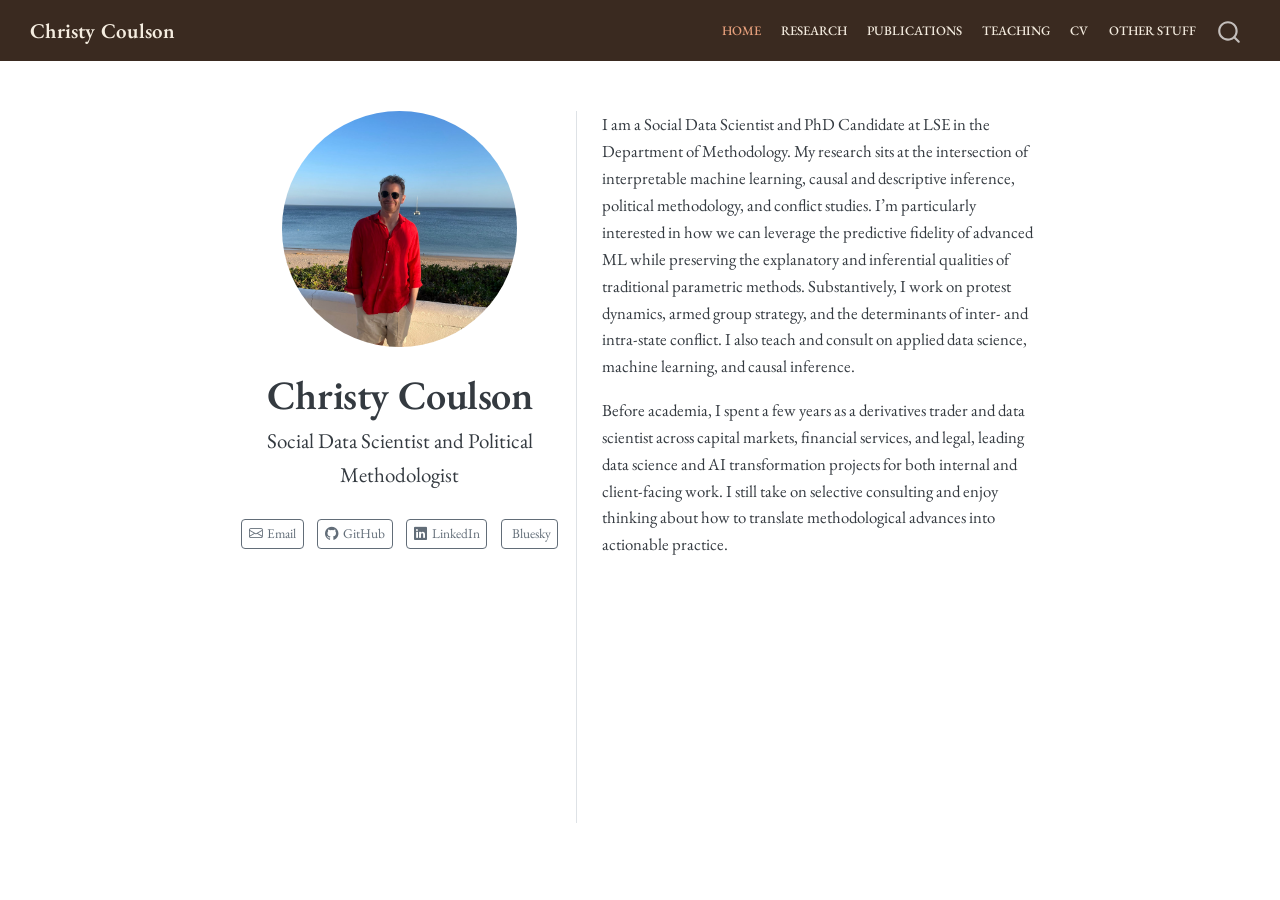
<file: index.html>
<!DOCTYPE html>
<html xmlns="http://www.w3.org/1999/xhtml" lang="en" xml:lang="en"><head>

<meta charset="utf-8">
<meta name="generator" content="quarto-1.11.9">

<meta name="viewport" content="width=device-width, initial-scale=1.0, user-scalable=yes">


<title>Christy Coulson</title>
<style>
/* Default styles provided by pandoc.
** See https://pandoc.org/MANUAL.html#variables-for-html for config info.
*/
span.smallcaps{font-variant: small-caps;}
div.columns{display: flex; gap: 1.5em;}
div.column{flex: auto;}
@media screen {
div.columns{gap: min(4vw, 1.5em);}
div.column{overflow-x: auto;}
}
div.hanging-indent{margin-left: 1.5em; text-indent: -1.5em;}
ul.task-list{list-style: none;}
ul.task-list li input[type="checkbox"] {
  width: 0.8em;
  margin: 0 0.8em 0.2em -1em; /* quarto-specific, see https://github.com/quarto-dev/quarto-cli/issues/4556 */ 
  vertical-align: middle;
}
</style>


<script src="site_libs/quarto-nav/quarto-nav.js"></script>
<script src="site_libs/quarto-nav/headroom.min.js"></script>
<script src="site_libs/clipboard/clipboard.min.js"></script>
<script src="site_libs/quarto-search/autocomplete.umd.js"></script>
<script src="site_libs/quarto-search/fuse.min.js"></script>
<script src="site_libs/quarto-search/quarto-search.js"></script>
<meta name="quarto:offset" content="./">
<link href="./favicon.ico" rel="icon">
<script src="site_libs/quarto-html/quarto.js" type="module"></script>
<script src="site_libs/quarto-html/tabsets/tabsets.js" type="module"></script>
<script src="site_libs/quarto-html/scrollable-regions/scrollable-regions.js" type="module"></script>
<script src="site_libs/quarto-html/popper.min.js"></script>
<script src="site_libs/quarto-html/tippy.umd.min.js"></script>
<link href="site_libs/quarto-html/tippy.css" rel="stylesheet">
<link href="site_libs/quarto-html/quarto-syntax-highlighting-63b5708e65d6cd79cd7618c58d0c21e7.css" rel="stylesheet" id="quarto-text-highlighting-styles">
<script src="site_libs/bootstrap/bootstrap.min.js"></script>
<link href="site_libs/bootstrap/bootstrap-icons.css" rel="stylesheet">
<link href="site_libs/bootstrap/bootstrap-18eb480a4c0662e202db643b057d1330.min.css" rel="stylesheet" append-hash="true" id="quarto-bootstrap" data-mode="light">
<script src="site_libs/quarto-contrib/iconify-3.0.0/iconify-icon.min.js"></script>
<script id="quarto-search-options" type="application/json">{
  "location": "navbar",
  "copy-button": false,
  "collapse-after": 3,
  "panel-placement": "end",
  "type": "overlay",
  "limit": 50,
  "keyboard-shortcut": [
    "f",
    "/",
    "s"
  ],
  "show-item-context": false,
  "language": {
    "search-no-results-text": "No results",
    "search-matching-documents-text": "matching documents",
    "search-copy-link-title": "Copy link to search",
    "search-hide-matches-text": "Hide additional matches",
    "search-more-match-text": "more match in this document",
    "search-more-matches-text": "more matches in this document",
    "search-clear-button-title": "Clear",
    "search-text-placeholder": "",
    "search-detached-cancel-button-title": "Cancel",
    "search-submit-button-title": "Submit",
    "search-label": "Search"
  }
}</script>


<link rel="stylesheet" href="styles.css">
<meta property="og:title" content="Christy Coulson">
<meta property="og:description" content="Social Data Scientist and Political Methodologist">
<meta property="og:image" content="https://christycoulson.github.io/simbelmyne.jpg">
<meta property="og:site_name" content="Christy Coulson">
<meta property="og:image:height" content="796">
<meta property="og:image:width" content="1910">
<meta name="twitter:title" content="Christy Coulson">
<meta name="twitter:description" content="Social Data Scientist and Political Methodologist">
<meta name="twitter:image" content="https://christycoulson.github.io/simbelmyne.jpg">
<meta name="twitter:card" content="summary_large_image">
</head>

<body class="nav-fixed fullcontent quarto-light"><a id="quarto-skip-link" class="visually-hidden-focusable" href="#quarto-document-content">Skip to main content</a>

<div id="quarto-search-results"></div>
  <header id="quarto-header" class="headroom fixed-top">
    <nav class="navbar navbar-expand-lg " data-bs-theme="dark" aria-label="Site">
      <div class="navbar-container container-fluid">
      <div class="navbar-brand-container mx-auto">
    <a class="navbar-brand" href="./index.html">
    <span class="navbar-title">Christy Coulson</span>
    </a>
  </div>
          <button class="navbar-toggler" type="button" data-bs-toggle="collapse" data-bs-target="#navbarCollapse" aria-controls="navbarCollapse" aria-expanded="false" aria-label="Toggle navigation" onclick="if (window.quartoToggleHeadroom) { window.quartoToggleHeadroom(); }">
  <span class="navbar-toggler-icon"></span>
</button>
          <div class="collapse navbar-collapse" id="navbarCollapse">
            <ul class="navbar-nav navbar-nav-scroll ms-auto">
  <li class="nav-item">
    <a class="nav-link active" href="./index.html" aria-current="page"> 
<span class="menu-text">Home</span></a>
  </li>  
  <li class="nav-item">
    <a class="nav-link" href="./research.html"> 
<span class="menu-text">Research</span></a>
  </li>  
  <li class="nav-item">
    <a class="nav-link" href="./publications.html"> 
<span class="menu-text">Publications</span></a>
  </li>  
  <li class="nav-item">
    <a class="nav-link" href="./teaching.html"> 
<span class="menu-text">Teaching</span></a>
  </li>  
  <li class="nav-item">
    <a class="nav-link" href="./cv.html"> 
<span class="menu-text">CV</span></a>
  </li>  
  <li class="nav-item">
    <a class="nav-link" href="./other.html"> 
<span class="menu-text">Other stuff</span></a>
  </li>  
</ul>
          </div> <!-- /navcollapse -->
            <div class="quarto-navbar-tools">
</div>
            <div id="quarto-search" class="" title="Search"></div>
      </div> <!-- /container-fluid -->
    </nav>
</header>
<!-- content -->
<div id="quarto-content" class="quarto-container page-columns page-rows-contents page-layout-article page-navbar">
<!-- sidebar -->
<!-- margin-sidebar -->
    
<!-- main -->
<div class="quarto-about-trestles">
  <div class="about-entity">
    <img src="headshot.JPG" class="about-image
  round " style="height: 14em; width: 14em;">
<header id="title-block-header" class="quarto-title-block default">
<div class="quarto-title">
<h1 class="title">Christy Coulson</h1>
<p class="subtitle lead">Social Data Scientist and Political Methodologist</p>
</div>
<div class="quarto-title-meta">
  </div>
</header>
    <div class="about-links">
  <a href="mailto:c.j.coulson@lse.ac.uk" class="about-link" rel="" target="">
    <i class="bi bi-envelope"></i>
     <span class="about-link-text">Email</span>
  </a>
  <a href="https://github.com/christycoulson" class="about-link" rel="" target="">
    <i class="bi bi-github"></i>
     <span class="about-link-text">GitHub</span>
  </a>
  <a href="https://www.linkedin.com/in/christy-coulson/" class="about-link" rel="" target="">
    <i class="bi bi-linkedin"></i>
     <span class="about-link-text">LinkedIn</span>
  </a>
  <a href="https://bsky.app/profile/christycouls.bsky.social" class="about-link" rel="" target="">
     <span class="about-link-text"><iconify-icon role="img" inline="" icon="simple-icons:bluesky" aria-label="Icon bluesky from simple-icons Iconify.design set." title="Icon bluesky from simple-icons Iconify.design set."></iconify-icon> Bluesky</span>
  </a>
</div>
  </div>
  <div class="about-contents"><main class="content" id="quarto-document-content" tabindex="-1">
<p>I am a Social Data Scientist and PhD Candidate at LSE in the Department of Methodology. My research sits at the intersection of interpretable machine learning, causal and descriptive inference, political methodology, and conflict studies. I’m particularly interested in how we can leverage the predictive fidelity of advanced ML while preserving the explanatory and inferential qualities of traditional parametric methods. Substantively, I work on protest dynamics, armed group strategy, and the determinants of inter- and intra-state conflict. I also teach and consult on applied data science, machine learning, and causal inference.</p>
<p>Before academia, I spent a few years as a derivatives trader and data scientist across capital markets, financial services, and legal, leading data science and AI transformation projects for both internal and client-facing work. I still take on selective consulting and enjoy thinking about how to translate methodological advances into actionable practice.</p>


</main></div>
</div>
 <!-- /main -->
<script id="quarto-html-after-body" type="application/javascript">
  window.document.addEventListener("DOMContentLoaded", function (event) {
    const isCodeAnnotation = (el) => {
      for (const clz of el.classList) {
        if (clz.startsWith('code-annotation-')) {                     
          return true;
        }
      }
      return false;
    }
    const onCopySuccess = function(e) {
      // button target
      const button = e.trigger;
      // don't keep focus
      button.blur();
      // flash "checked"
      button.classList.add('code-copy-button-checked');
      var currentTitle = button.getAttribute("title");
      button.setAttribute("title", "Copied!");
      let tooltip;
      if (window.bootstrap) {
        button.setAttribute("data-bs-toggle", "tooltip");
        button.setAttribute("data-bs-placement", "left");
        button.setAttribute("data-bs-title", "Copied!");
        tooltip = new bootstrap.Tooltip(button, 
          { trigger: "manual", 
            customClass: "code-copy-button-tooltip",
            offset: [0, -8]});
        tooltip.show();    
      }
      setTimeout(function() {
        if (tooltip) {
          tooltip.hide();
          button.removeAttribute("data-bs-title");
          button.removeAttribute("data-bs-toggle");
          button.removeAttribute("data-bs-placement");
        }
        button.setAttribute("title", currentTitle);
        button.classList.remove('code-copy-button-checked');
      }, 1000);
      // clear code selection
      e.clearSelection();
    }
    const getTextToCopy = function(trigger) {
      const outerScaffold = trigger.parentElement.cloneNode(true);
      const codeEl = outerScaffold.querySelector('code');
      for (const childEl of codeEl.children) {
        if (isCodeAnnotation(childEl)) {
          childEl.remove();
        }
      }
      return codeEl.innerText;
    }
    const clipboard = new window.ClipboardJS('.code-copy-button:not([data-in-quarto-modal])', {
      text: getTextToCopy
    });
    clipboard.on('success', onCopySuccess);
    if (window.document.getElementById('quarto-embedded-source-code-modal')) {
      const clipboardModal = new window.ClipboardJS('.code-copy-button[data-in-quarto-modal]', {
        text: getTextToCopy,
        container: window.document.getElementById('quarto-embedded-source-code-modal')
      });
      clipboardModal.on('success', onCopySuccess);
    }
      var localhostRegex = new RegExp(/^(?:http|https):\/\/localhost\:?[0-9]*\//);
      var mailtoRegex = new RegExp(/^mailto:/);
        var filterRegex = new RegExp("https:\/\/christycoulson\.github\.io");
      var isInternal = (href) => {
          return filterRegex.test(href) || localhostRegex.test(href) || mailtoRegex.test(href);
      }
      // Inspect non-navigation links and adorn them if external
      window.quartoDecorateExternalLinks = function (root) {
     var links = (root || window.document).querySelectorAll('a[href]:not(.nav-link):not(.navbar-brand):not(.toc-action):not(.sidebar-link):not(.sidebar-item-toggle):not(.pagination-link):not(.no-external):not([aria-hidden]):not(.dropdown-item):not(.quarto-navigation-tool):not(.about-link)');
      for (var i=0; i<links.length; i++) {
        const link = links[i];
        if (!isInternal(link.href)) {
          // undo the damage that might have been done by quarto-nav.js in the case of
          // links that we want to consider external
          if (link.dataset.originalHref !== undefined) {
            link.href = link.dataset.originalHref;
          }
          if (!link.classList.contains('no-external-icon')) {
          }
        }
      }
      };
      window.quartoDecorateExternalLinks(window.document);
    // Esc closes the popup (WCAG 1.4.13) and focus leaving both trigger and
    // popup closes it (WCAG 2.4.11); tippy handles neither for interactive popups.
    const hideOnEscAndFocusOut = {
      name: 'hideOnEscAndFocusOut',
      defaultValue: true,
      fn(instance) {
        const dismiss = () => {
          // A show scheduled by the trigger delay would otherwise reopen it
          instance.clearDelayTimeouts();
          instance.hide();
        };
        const onKeyDown = (event) => {
          if (event.key !== 'Escape') {
            return;
          }
          // Keep Esc from also reaching page handlers (e.g. reveal.js overview),
          // except an open reveal.js slide menu, which Esc should close too.
          // The menu handles keys only when its keyboard option is on.
          const menuHandlesEsc = window.Reveal?.getPlugin?.('menu')?.isOpen() &&
            window.Reveal.getConfig().menu?.keyboard !== false;
          if (!menuHandlesEsc) {
            event.stopPropagation();
          }
          if (instance.popper.contains(window.document.activeElement)) {
            // Disabled while refocusing so the focus trigger does not reopen it
            instance.disable();
            instance.reference.focus();
            instance.enable();
          }
          dismiss();
        };
        const onFocusOut = (event) => {
          const target = event.relatedTarget;
          if (target && !instance.reference.contains(target) &&
              !instance.popper.contains(target)) {
            dismiss();
          }
        };
        // On the trigger too: a click trigger (code-annotations: select) has no
        // blur handling. Attached for the instance's lifetime so leaving the
        // trigger also cancels a show still pending on the trigger delay.
        instance.reference.addEventListener('focusout', onFocusOut);
        return {
          onShow() {
            window.document.addEventListener('keydown', onKeyDown, true);
            instance.popper.addEventListener('focusout', onFocusOut);
          },
          onHide() {
            window.document.removeEventListener('keydown', onKeyDown, true);
            instance.popper.removeEventListener('focusout', onFocusOut);
          },
          onDestroy() {
            instance.reference.removeEventListener('focusout', onFocusOut);
          },
        };
      },
    };
    function tippyHover(el, contentFn, onTriggerFn, onUntriggerFn) {
      const config = {
        allowHTML: true,
        maxWidth: 500,
        delay: 100,
        arrow: false,
        appendTo: function(el) {
            return el.parentElement;
        },
        interactive: true,
        interactiveBorder: 10,
        theme: 'quarto',
        placement: 'bottom-start',
        plugins: [hideOnEscAndFocusOut],
      };
      if (contentFn) {
        config.content = contentFn;
      }
      if (onTriggerFn) {
        config.onTrigger = onTriggerFn;
      }
      if (onUntriggerFn) {
        config.onUntrigger = onUntriggerFn;
      }
      window.tippy(el, config); 
    }
    const noterefs = window.document.querySelectorAll('a[role="doc-noteref"]');
    for (var i=0; i<noterefs.length; i++) {
      const ref = noterefs[i];
      tippyHover(ref, function() {
        // use id or data attribute instead here
        let href = ref.getAttribute('data-footnote-href') || ref.getAttribute('href');
        try { href = new URL(href).hash; } catch {}
        const id = href.replace(/^#\/?/, "");
        const note = window.document.getElementById(id);
        if (note) {
          return note.innerHTML;
        } else {
          return "";
        }
      });
    }
    const xrefs = window.document.querySelectorAll('a.quarto-xref');
    const processXRef = (id, note) => {
      // Strip column container classes
      const stripColumnClz = (el) => {
        el.classList.remove("page-full", "page-columns");
        if (el.children) {
          for (const child of el.children) {
            stripColumnClz(child);
          }
        }
      }
      stripColumnClz(note)
      if (id === null || id.startsWith('sec-')) {
        // Special case sections, only their first couple elements
        const container = document.createElement("div");
        if (note.children && note.children.length > 2) {
          container.appendChild(note.children[0].cloneNode(true));
          for (let i = 1; i < note.children.length; i++) {
            const child = note.children[i];
            if (child.tagName === "P" && child.innerText === "") {
              continue;
            } else {
              container.appendChild(child.cloneNode(true));
              break;
            }
          }
          if (window.Quarto?.typesetMath) {
            window.Quarto.typesetMath(container);
          }
          return container.innerHTML
        } else {
          if (window.Quarto?.typesetMath) {
            window.Quarto.typesetMath(note);
          }
          return note.innerHTML;
        }
      } else {
        // Remove any anchor links if they are present
        const anchorLink = note.querySelector('a.anchorjs-link');
        if (anchorLink) {
          anchorLink.remove();
        }
        if (window.Quarto?.typesetMath) {
          window.Quarto.typesetMath(note);
        }
        if (note.classList.contains("callout")) {
          return note.outerHTML;
        } else {
          return note.innerHTML;
        }
      }
    }
    for (var i=0; i<xrefs.length; i++) {
      const xref = xrefs[i];
      tippyHover(xref, undefined, function(instance) {
        instance.disable();
        let url = xref.getAttribute('href');
        let hash = undefined; 
        if (url.startsWith('#')) {
          hash = url;
        } else {
          try { hash = new URL(url).hash; } catch {}
        }
        if (hash) {
          const id = hash.replace(/^#\/?/, "");
          const note = window.document.getElementById(id);
          if (note !== null) {
            try {
              const html = processXRef(id, note.cloneNode(true));
              instance.setContent(html);
            } finally {
              instance.enable();
              instance.show();
            }
          } else {
            // See if we can fetch this
            fetch(url.split('#')[0])
            .then(res => res.text())
            .then(html => {
              const parser = new DOMParser();
              const htmlDoc = parser.parseFromString(html, "text/html");
              const note = htmlDoc.getElementById(id);
              if (note !== null) {
                const html = processXRef(id, note);
                instance.setContent(html);
              } 
            }).finally(() => {
              instance.enable();
              instance.show();
            });
          }
        } else {
          // See if we can fetch a full url (with no hash to target)
          // This is a special case and we should probably do some content thinning / targeting
          fetch(url)
          .then(res => res.text())
          .then(html => {
            const parser = new DOMParser();
            const htmlDoc = parser.parseFromString(html, "text/html");
            const note = htmlDoc.querySelector('main.content');
            if (note !== null) {
              // This should only happen for chapter cross references
              // (since there is no id in the URL)
              // remove the first header
              if (note.children.length > 0 && note.children[0].tagName === "HEADER") {
                note.children[0].remove();
              }
              const html = processXRef(null, note);
              instance.setContent(html);
            } 
          }).finally(() => {
            instance.enable();
            instance.show();
          });
        }
      }, function(instance) {
      });
    }
        let selectedAnnoteEl;
        const selectorForAnnotation = ( cell, annotation) => {
          let cellAttr = 'data-code-cell="' + cell + '"';
          let lineAttr = 'data-code-annotation="' +  annotation + '"';
          const selector = 'span[' + cellAttr + '][' + lineAttr + ']';
          return selector;
        }
        const selectCodeLines = (annoteEl) => {
          const doc = window.document;
          const targetCell = annoteEl.getAttribute("data-target-cell");
          const targetAnnotation = annoteEl.getAttribute("data-target-annotation");
          const annoteSpan = window.document.querySelector(selectorForAnnotation(targetCell, targetAnnotation));
          const lines = annoteSpan.getAttribute("data-code-lines").split(",");
          const lineIds = lines.map((line) => {
            return targetCell + "-" + line;
          })
          // Each band is positioned against its own containing block, which is
          // not the offsetParent of the lines, so place it from client rects.
          const placeBand = (band, firstEl, lastEl, codeBlock) => {
            const container = band.offsetParent;
            if (container === null) {
              return;
            }
            const containerRect = container.getBoundingClientRect();
            // Reveal.js scales slides with a transform, so convert client
            // pixels back to the CSS pixels of the container.
            const scale = containerRect.height / container.offsetHeight || 1;
            const firstRect = firstEl.getBoundingClientRect();
            const lastRect = lastEl.getBoundingClientRect();
            const top = (firstRect.top - containerRect.top) / scale - container.clientTop + container.scrollTop;
            const height = (lastRect.bottom - firstRect.top) / scale;
            band.style.top = top - 2 + "px";
            band.style.height = height + 4 + "px";
            if (codeBlock) {
              // Without the copy button wrapper, the containing block is wider
              // than the code block, so span the code block explicitly.
              const blockRect = codeBlock.getBoundingClientRect();
              band.style.left = (blockRect.left - containerRect.left) / scale - container.clientLeft + container.scrollLeft + "px";
              band.style.width = blockRect.width / scale + "px";
            }
          };
          if (lineIds.length > 0) {
            const el = window.document.getElementById(lineIds[0]);
            const lastEl = window.document.getElementById(lineIds[lineIds.length - 1]);
            const parent = el.parentElement.parentElement;
            // cook up a div (if necessary) and position it
            let div = window.document.getElementById("code-annotation-line-highlight");
            if (div === null) {
              div = window.document.createElement("div");
              div.setAttribute("id", "code-annotation-line-highlight");
              div.style.position = 'absolute';
              parent.appendChild(div);
            }
            placeBand(div, el, lastEl, parent.closest("div.sourceCode") || parent);
            let gutterDiv = window.document.getElementById("code-annotation-line-highlight-gutter");
            if (gutterDiv === null) {
              gutterDiv = window.document.createElement("div");
              gutterDiv.setAttribute("id", "code-annotation-line-highlight-gutter");
              gutterDiv.style.position = 'absolute';
              const codeCell = window.document.getElementById(targetCell);
              const gutter = codeCell.querySelector('.code-annotation-gutter');
              gutter.appendChild(gutterDiv);
            }
            placeBand(gutterDiv, el, lastEl);
            selectedAnnoteEl = annoteEl;
          }
        };
        const unselectCodeLines = () => {
          const elementsIds = ["code-annotation-line-highlight", "code-annotation-line-highlight-gutter"];
          elementsIds.forEach((elId) => {
            const div = window.document.getElementById(elId);
            if (div) {
              div.remove();
            }
          });
          selectedAnnoteEl = undefined;
        };
          // Handle positioning of the toggle
      window.addEventListener(
        "resize",
        throttle(() => {
          elRect = undefined;
          if (selectedAnnoteEl) {
            selectCodeLines(selectedAnnoteEl);
          }
        }, 10)
      );
      function throttle(fn, ms) {
      let throttle = false;
      let timer;
        return (...args) => {
          if(!throttle) { // first call gets through
              fn.apply(this, args);
              throttle = true;
          } else { // all the others get throttled
              if(timer) clearTimeout(timer); // cancel #2
              timer = setTimeout(() => {
                fn.apply(this, args);
                timer = throttle = false;
              }, ms);
          }
        };
      }
        // Attach click handler to the DT
        const annoteDls = window.document.querySelectorAll('dt[data-target-cell]');
        for (const annoteDlNode of annoteDls) {
          annoteDlNode.addEventListener('click', (event) => {
            const clickedEl = event.target;
            if (clickedEl !== selectedAnnoteEl) {
              unselectCodeLines();
              const activeEl = window.document.querySelector('dt[data-target-cell].code-annotation-active');
              if (activeEl) {
                activeEl.classList.remove('code-annotation-active');
              }
              selectCodeLines(clickedEl);
              clickedEl.classList.add('code-annotation-active');
            } else {
              // Unselect the line
              unselectCodeLines();
              clickedEl.classList.remove('code-annotation-active');
            }
          });
        }
    const findCites = (el) => {
      const parentEl = el.parentElement;
      if (parentEl) {
        const cites = parentEl.dataset.cites;
        if (cites) {
          return {
            el,
            cites: cites.split(' ')
          };
        } else {
          return findCites(el.parentElement)
        }
      } else {
        return undefined;
      }
    };
    var bibliorefs = window.document.querySelectorAll('a[role="doc-biblioref"]');
    for (var i=0; i<bibliorefs.length; i++) {
      const ref = bibliorefs[i];
      const citeInfo = findCites(ref);
      if (citeInfo) {
        tippyHover(citeInfo.el, function() {
          var popup = window.document.createElement('div');
          citeInfo.cites.forEach(function(cite) {
            var citeDiv = window.document.createElement('div');
            citeDiv.classList.add('hanging-indent');
            citeDiv.classList.add('csl-entry');
            var biblioDiv = window.document.getElementById('ref-' + cite);
            if (biblioDiv) {
              citeDiv.innerHTML = biblioDiv.innerHTML;
            }
            popup.appendChild(citeDiv);
          });
          return popup.innerHTML;
        });
      }
    }
  });
  </script>
  <script type="application/javascript">
  window.quartoScrollableRegionsLabels = {"code":"Scrollable code","output":"Scrollable output"};
  </script>
</div> <!-- /content -->




</body></html>
</file>
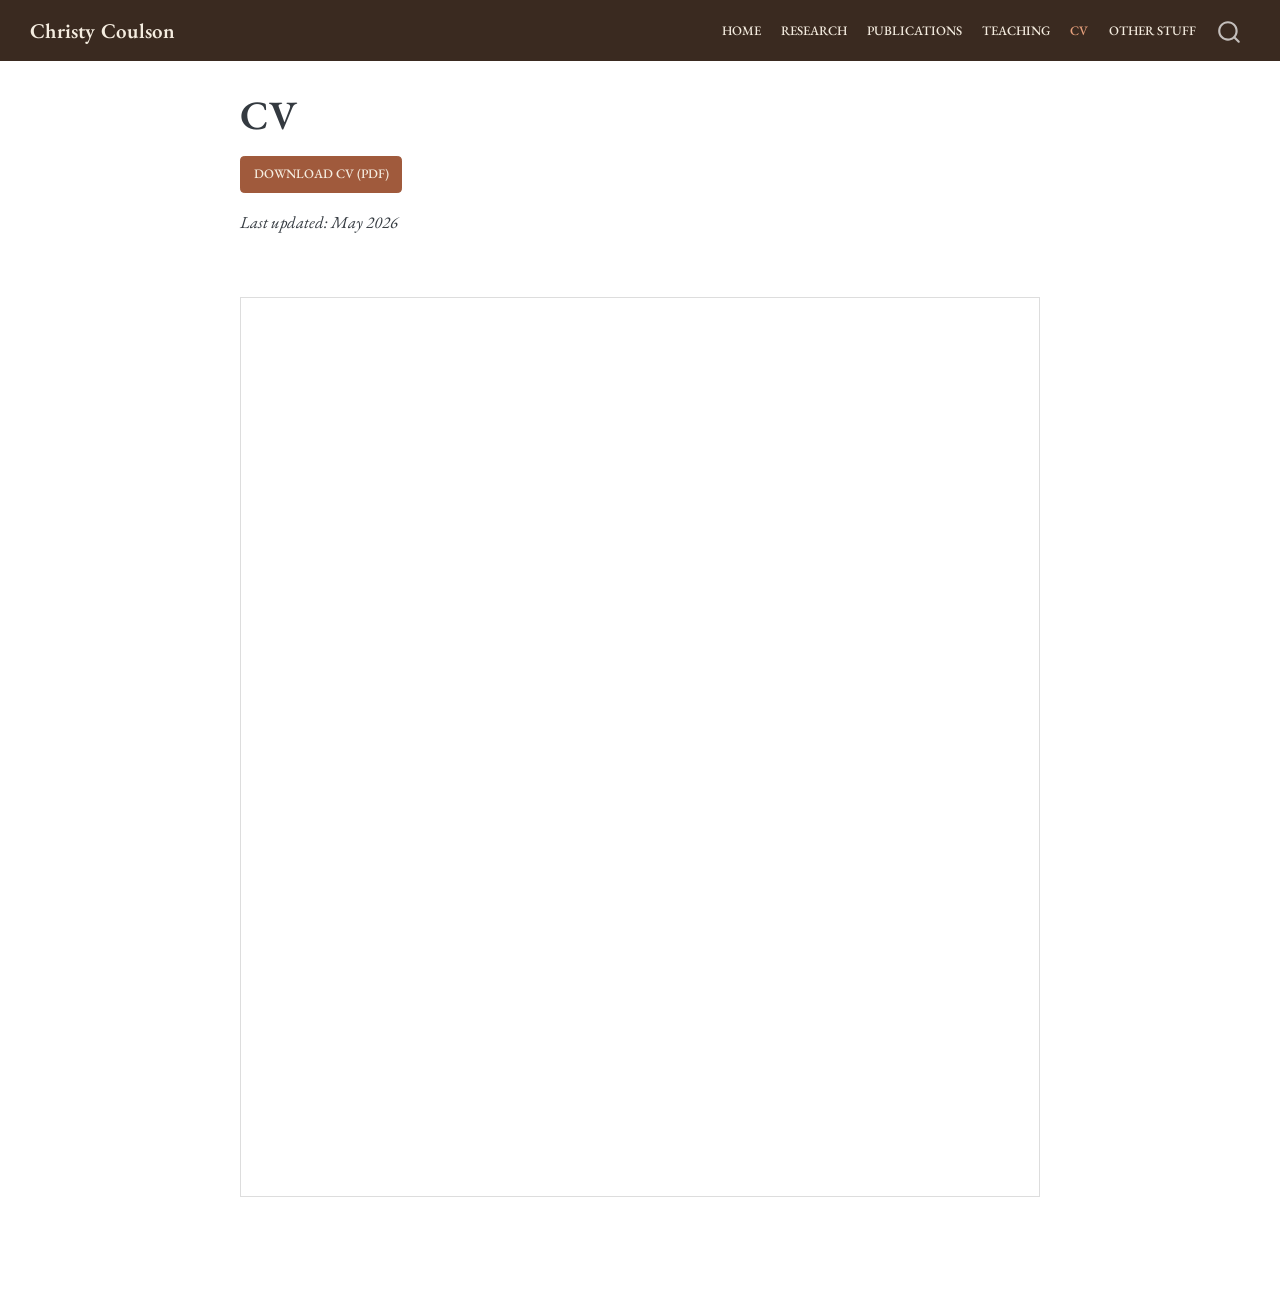
<file: cv.html>
<!DOCTYPE html>
<html xmlns="http://www.w3.org/1999/xhtml" lang="en" xml:lang="en"><head>

<meta charset="utf-8">
<meta name="generator" content="quarto-1.11.9">

<meta name="viewport" content="width=device-width, initial-scale=1.0, user-scalable=yes">


<title>CV – Christy Coulson</title>
<style>
/* Default styles provided by pandoc.
** See https://pandoc.org/MANUAL.html#variables-for-html for config info.
*/
span.smallcaps{font-variant: small-caps;}
div.columns{display: flex; gap: 1.5em;}
div.column{flex: auto;}
@media screen {
div.columns{gap: min(4vw, 1.5em);}
div.column{overflow-x: auto;}
}
div.hanging-indent{margin-left: 1.5em; text-indent: -1.5em;}
ul.task-list{list-style: none;}
ul.task-list li input[type="checkbox"] {
  width: 0.8em;
  margin: 0 0.8em 0.2em -1em; /* quarto-specific, see https://github.com/quarto-dev/quarto-cli/issues/4556 */ 
  vertical-align: middle;
}
</style>


<script src="site_libs/quarto-nav/quarto-nav.js"></script>
<script src="site_libs/quarto-nav/headroom.min.js"></script>
<script src="site_libs/clipboard/clipboard.min.js"></script>
<script src="site_libs/quarto-search/autocomplete.umd.js"></script>
<script src="site_libs/quarto-search/fuse.min.js"></script>
<script src="site_libs/quarto-search/quarto-search.js"></script>
<meta name="quarto:offset" content="./">
<link href="./favicon.ico" rel="icon">
<script src="site_libs/quarto-html/quarto.js" type="module"></script>
<script src="site_libs/quarto-html/tabsets/tabsets.js" type="module"></script>
<script src="site_libs/quarto-html/scrollable-regions/scrollable-regions.js" type="module"></script>
<script src="site_libs/quarto-html/popper.min.js"></script>
<script src="site_libs/quarto-html/tippy.umd.min.js"></script>
<script src="site_libs/quarto-html/anchor.min.js"></script>
<link href="site_libs/quarto-html/tippy.css" rel="stylesheet">
<link href="site_libs/quarto-html/quarto-syntax-highlighting-63b5708e65d6cd79cd7618c58d0c21e7.css" rel="stylesheet" id="quarto-text-highlighting-styles">
<script src="site_libs/bootstrap/bootstrap.min.js"></script>
<link href="site_libs/bootstrap/bootstrap-icons.css" rel="stylesheet">
<link href="site_libs/bootstrap/bootstrap-18eb480a4c0662e202db643b057d1330.min.css" rel="stylesheet" append-hash="true" id="quarto-bootstrap" data-mode="light">
<script id="quarto-search-options" type="application/json">{
  "location": "navbar",
  "copy-button": false,
  "collapse-after": 3,
  "panel-placement": "end",
  "type": "overlay",
  "limit": 50,
  "keyboard-shortcut": [
    "f",
    "/",
    "s"
  ],
  "show-item-context": false,
  "language": {
    "search-no-results-text": "No results",
    "search-matching-documents-text": "matching documents",
    "search-copy-link-title": "Copy link to search",
    "search-hide-matches-text": "Hide additional matches",
    "search-more-match-text": "more match in this document",
    "search-more-matches-text": "more matches in this document",
    "search-clear-button-title": "Clear",
    "search-text-placeholder": "",
    "search-detached-cancel-button-title": "Cancel",
    "search-submit-button-title": "Submit",
    "search-label": "Search"
  }
}</script>


<link rel="stylesheet" href="styles.css">
<meta property="og:title" content="CV – Christy Coulson">
<meta property="og:description" content="Social Data Scientist and Political Methodologist at LSE.">
<meta property="og:image" content="https://christycoulson.github.io/simbelmyne.jpg">
<meta property="og:site_name" content="Christy Coulson">
<meta property="og:image:height" content="796">
<meta property="og:image:width" content="1910">
<meta name="twitter:title" content="CV – Christy Coulson">
<meta name="twitter:description" content="Social Data Scientist and Political Methodologist at LSE.">
<meta name="twitter:image" content="https://christycoulson.github.io/simbelmyne.jpg">
<meta name="twitter:card" content="summary_large_image">
</head>

<body class="nav-fixed fullcontent quarto-light"><a id="quarto-skip-link" class="visually-hidden-focusable" href="#quarto-document-content">Skip to main content</a>

<div id="quarto-search-results"></div>
  <header id="quarto-header" class="headroom fixed-top">
    <nav class="navbar navbar-expand-lg " data-bs-theme="dark" aria-label="Site">
      <div class="navbar-container container-fluid">
      <div class="navbar-brand-container mx-auto">
    <a class="navbar-brand" href="./index.html">
    <span class="navbar-title">Christy Coulson</span>
    </a>
  </div>
          <button class="navbar-toggler" type="button" data-bs-toggle="collapse" data-bs-target="#navbarCollapse" aria-controls="navbarCollapse" aria-expanded="false" aria-label="Toggle navigation" onclick="if (window.quartoToggleHeadroom) { window.quartoToggleHeadroom(); }">
  <span class="navbar-toggler-icon"></span>
</button>
          <div class="collapse navbar-collapse" id="navbarCollapse">
            <ul class="navbar-nav navbar-nav-scroll ms-auto">
  <li class="nav-item">
    <a class="nav-link" href="./index.html"> 
<span class="menu-text">Home</span></a>
  </li>  
  <li class="nav-item">
    <a class="nav-link" href="./research.html"> 
<span class="menu-text">Research</span></a>
  </li>  
  <li class="nav-item">
    <a class="nav-link" href="./publications.html"> 
<span class="menu-text">Publications</span></a>
  </li>  
  <li class="nav-item">
    <a class="nav-link" href="./teaching.html"> 
<span class="menu-text">Teaching</span></a>
  </li>  
  <li class="nav-item">
    <a class="nav-link active" href="./cv.html" aria-current="page"> 
<span class="menu-text">CV</span></a>
  </li>  
  <li class="nav-item">
    <a class="nav-link" href="./other.html"> 
<span class="menu-text">Other stuff</span></a>
  </li>  
</ul>
          </div> <!-- /navcollapse -->
            <div class="quarto-navbar-tools">
</div>
            <div id="quarto-search" class="" title="Search"></div>
      </div> <!-- /container-fluid -->
    </nav>
</header>
<!-- content -->
<div id="quarto-content" class="quarto-container page-columns page-rows-contents page-layout-article page-navbar">
<!-- sidebar -->
<!-- margin-sidebar -->
    
<!-- main -->
<main class="content" id="quarto-document-content" tabindex="-1">

<header id="title-block-header" class="quarto-title-block default">
<div class="quarto-title">
<h1 class="title">CV</h1>
</div>



<div class="quarto-title-meta">

    
  
    
  </div>
  


</header>


<p><a href="coulson-academic-cv.pdf" class="btn btn-primary" download="coulson-academic-cv.pdf">Download CV (PDF)</a></p>
<p><em>Last updated: May 2026</em></p>
<p><br></p>
<iframe src="coulson-academic-cv.pdf" width="100%" height="900px" style="border: 1px solid #ddd;">
</iframe>



</main> <!-- /main -->
<script id="quarto-html-after-body" type="application/javascript">
  window.document.addEventListener("DOMContentLoaded", function (event) {
    const icon = "";
    const anchorJS = new window.AnchorJS();
    anchorJS.options = {
      placement: 'right',
      icon: icon
    };
    anchorJS.add('.anchored');
    const isCodeAnnotation = (el) => {
      for (const clz of el.classList) {
        if (clz.startsWith('code-annotation-')) {                     
          return true;
        }
      }
      return false;
    }
    const onCopySuccess = function(e) {
      // button target
      const button = e.trigger;
      // don't keep focus
      button.blur();
      // flash "checked"
      button.classList.add('code-copy-button-checked');
      var currentTitle = button.getAttribute("title");
      button.setAttribute("title", "Copied!");
      let tooltip;
      if (window.bootstrap) {
        button.setAttribute("data-bs-toggle", "tooltip");
        button.setAttribute("data-bs-placement", "left");
        button.setAttribute("data-bs-title", "Copied!");
        tooltip = new bootstrap.Tooltip(button, 
          { trigger: "manual", 
            customClass: "code-copy-button-tooltip",
            offset: [0, -8]});
        tooltip.show();    
      }
      setTimeout(function() {
        if (tooltip) {
          tooltip.hide();
          button.removeAttribute("data-bs-title");
          button.removeAttribute("data-bs-toggle");
          button.removeAttribute("data-bs-placement");
        }
        button.setAttribute("title", currentTitle);
        button.classList.remove('code-copy-button-checked');
      }, 1000);
      // clear code selection
      e.clearSelection();
    }
    const getTextToCopy = function(trigger) {
      const outerScaffold = trigger.parentElement.cloneNode(true);
      const codeEl = outerScaffold.querySelector('code');
      for (const childEl of codeEl.children) {
        if (isCodeAnnotation(childEl)) {
          childEl.remove();
        }
      }
      return codeEl.innerText;
    }
    const clipboard = new window.ClipboardJS('.code-copy-button:not([data-in-quarto-modal])', {
      text: getTextToCopy
    });
    clipboard.on('success', onCopySuccess);
    if (window.document.getElementById('quarto-embedded-source-code-modal')) {
      const clipboardModal = new window.ClipboardJS('.code-copy-button[data-in-quarto-modal]', {
        text: getTextToCopy,
        container: window.document.getElementById('quarto-embedded-source-code-modal')
      });
      clipboardModal.on('success', onCopySuccess);
    }
      var localhostRegex = new RegExp(/^(?:http|https):\/\/localhost\:?[0-9]*\//);
      var mailtoRegex = new RegExp(/^mailto:/);
        var filterRegex = new RegExp("https:\/\/christycoulson\.github\.io");
      var isInternal = (href) => {
          return filterRegex.test(href) || localhostRegex.test(href) || mailtoRegex.test(href);
      }
      // Inspect non-navigation links and adorn them if external
      window.quartoDecorateExternalLinks = function (root) {
     var links = (root || window.document).querySelectorAll('a[href]:not(.nav-link):not(.navbar-brand):not(.toc-action):not(.sidebar-link):not(.sidebar-item-toggle):not(.pagination-link):not(.no-external):not([aria-hidden]):not(.dropdown-item):not(.quarto-navigation-tool):not(.about-link)');
      for (var i=0; i<links.length; i++) {
        const link = links[i];
        if (!isInternal(link.href)) {
          // undo the damage that might have been done by quarto-nav.js in the case of
          // links that we want to consider external
          if (link.dataset.originalHref !== undefined) {
            link.href = link.dataset.originalHref;
          }
          if (!link.classList.contains('no-external-icon')) {
          }
        }
      }
      };
      window.quartoDecorateExternalLinks(window.document);
    // Esc closes the popup (WCAG 1.4.13) and focus leaving both trigger and
    // popup closes it (WCAG 2.4.11); tippy handles neither for interactive popups.
    const hideOnEscAndFocusOut = {
      name: 'hideOnEscAndFocusOut',
      defaultValue: true,
      fn(instance) {
        const dismiss = () => {
          // A show scheduled by the trigger delay would otherwise reopen it
          instance.clearDelayTimeouts();
          instance.hide();
        };
        const onKeyDown = (event) => {
          if (event.key !== 'Escape') {
            return;
          }
          // Keep Esc from also reaching page handlers (e.g. reveal.js overview),
          // except an open reveal.js slide menu, which Esc should close too.
          // The menu handles keys only when its keyboard option is on.
          const menuHandlesEsc = window.Reveal?.getPlugin?.('menu')?.isOpen() &&
            window.Reveal.getConfig().menu?.keyboard !== false;
          if (!menuHandlesEsc) {
            event.stopPropagation();
          }
          if (instance.popper.contains(window.document.activeElement)) {
            // Disabled while refocusing so the focus trigger does not reopen it
            instance.disable();
            instance.reference.focus();
            instance.enable();
          }
          dismiss();
        };
        const onFocusOut = (event) => {
          const target = event.relatedTarget;
          if (target && !instance.reference.contains(target) &&
              !instance.popper.contains(target)) {
            dismiss();
          }
        };
        // On the trigger too: a click trigger (code-annotations: select) has no
        // blur handling. Attached for the instance's lifetime so leaving the
        // trigger also cancels a show still pending on the trigger delay.
        instance.reference.addEventListener('focusout', onFocusOut);
        return {
          onShow() {
            window.document.addEventListener('keydown', onKeyDown, true);
            instance.popper.addEventListener('focusout', onFocusOut);
          },
          onHide() {
            window.document.removeEventListener('keydown', onKeyDown, true);
            instance.popper.removeEventListener('focusout', onFocusOut);
          },
          onDestroy() {
            instance.reference.removeEventListener('focusout', onFocusOut);
          },
        };
      },
    };
    function tippyHover(el, contentFn, onTriggerFn, onUntriggerFn) {
      const config = {
        allowHTML: true,
        maxWidth: 500,
        delay: 100,
        arrow: false,
        appendTo: function(el) {
            return el.parentElement;
        },
        interactive: true,
        interactiveBorder: 10,
        theme: 'quarto',
        placement: 'bottom-start',
        plugins: [hideOnEscAndFocusOut],
      };
      if (contentFn) {
        config.content = contentFn;
      }
      if (onTriggerFn) {
        config.onTrigger = onTriggerFn;
      }
      if (onUntriggerFn) {
        config.onUntrigger = onUntriggerFn;
      }
      window.tippy(el, config); 
    }
    const noterefs = window.document.querySelectorAll('a[role="doc-noteref"]');
    for (var i=0; i<noterefs.length; i++) {
      const ref = noterefs[i];
      tippyHover(ref, function() {
        // use id or data attribute instead here
        let href = ref.getAttribute('data-footnote-href') || ref.getAttribute('href');
        try { href = new URL(href).hash; } catch {}
        const id = href.replace(/^#\/?/, "");
        const note = window.document.getElementById(id);
        if (note) {
          return note.innerHTML;
        } else {
          return "";
        }
      });
    }
    const xrefs = window.document.querySelectorAll('a.quarto-xref');
    const processXRef = (id, note) => {
      // Strip column container classes
      const stripColumnClz = (el) => {
        el.classList.remove("page-full", "page-columns");
        if (el.children) {
          for (const child of el.children) {
            stripColumnClz(child);
          }
        }
      }
      stripColumnClz(note)
      if (id === null || id.startsWith('sec-')) {
        // Special case sections, only their first couple elements
        const container = document.createElement("div");
        if (note.children && note.children.length > 2) {
          container.appendChild(note.children[0].cloneNode(true));
          for (let i = 1; i < note.children.length; i++) {
            const child = note.children[i];
            if (child.tagName === "P" && child.innerText === "") {
              continue;
            } else {
              container.appendChild(child.cloneNode(true));
              break;
            }
          }
          if (window.Quarto?.typesetMath) {
            window.Quarto.typesetMath(container);
          }
          return container.innerHTML
        } else {
          if (window.Quarto?.typesetMath) {
            window.Quarto.typesetMath(note);
          }
          return note.innerHTML;
        }
      } else {
        // Remove any anchor links if they are present
        const anchorLink = note.querySelector('a.anchorjs-link');
        if (anchorLink) {
          anchorLink.remove();
        }
        if (window.Quarto?.typesetMath) {
          window.Quarto.typesetMath(note);
        }
        if (note.classList.contains("callout")) {
          return note.outerHTML;
        } else {
          return note.innerHTML;
        }
      }
    }
    for (var i=0; i<xrefs.length; i++) {
      const xref = xrefs[i];
      tippyHover(xref, undefined, function(instance) {
        instance.disable();
        let url = xref.getAttribute('href');
        let hash = undefined; 
        if (url.startsWith('#')) {
          hash = url;
        } else {
          try { hash = new URL(url).hash; } catch {}
        }
        if (hash) {
          const id = hash.replace(/^#\/?/, "");
          const note = window.document.getElementById(id);
          if (note !== null) {
            try {
              const html = processXRef(id, note.cloneNode(true));
              instance.setContent(html);
            } finally {
              instance.enable();
              instance.show();
            }
          } else {
            // See if we can fetch this
            fetch(url.split('#')[0])
            .then(res => res.text())
            .then(html => {
              const parser = new DOMParser();
              const htmlDoc = parser.parseFromString(html, "text/html");
              const note = htmlDoc.getElementById(id);
              if (note !== null) {
                const html = processXRef(id, note);
                instance.setContent(html);
              } 
            }).finally(() => {
              instance.enable();
              instance.show();
            });
          }
        } else {
          // See if we can fetch a full url (with no hash to target)
          // This is a special case and we should probably do some content thinning / targeting
          fetch(url)
          .then(res => res.text())
          .then(html => {
            const parser = new DOMParser();
            const htmlDoc = parser.parseFromString(html, "text/html");
            const note = htmlDoc.querySelector('main.content');
            if (note !== null) {
              // This should only happen for chapter cross references
              // (since there is no id in the URL)
              // remove the first header
              if (note.children.length > 0 && note.children[0].tagName === "HEADER") {
                note.children[0].remove();
              }
              const html = processXRef(null, note);
              instance.setContent(html);
            } 
          }).finally(() => {
            instance.enable();
            instance.show();
          });
        }
      }, function(instance) {
      });
    }
        let selectedAnnoteEl;
        const selectorForAnnotation = ( cell, annotation) => {
          let cellAttr = 'data-code-cell="' + cell + '"';
          let lineAttr = 'data-code-annotation="' +  annotation + '"';
          const selector = 'span[' + cellAttr + '][' + lineAttr + ']';
          return selector;
        }
        const selectCodeLines = (annoteEl) => {
          const doc = window.document;
          const targetCell = annoteEl.getAttribute("data-target-cell");
          const targetAnnotation = annoteEl.getAttribute("data-target-annotation");
          const annoteSpan = window.document.querySelector(selectorForAnnotation(targetCell, targetAnnotation));
          const lines = annoteSpan.getAttribute("data-code-lines").split(",");
          const lineIds = lines.map((line) => {
            return targetCell + "-" + line;
          })
          // Each band is positioned against its own containing block, which is
          // not the offsetParent of the lines, so place it from client rects.
          const placeBand = (band, firstEl, lastEl, codeBlock) => {
            const container = band.offsetParent;
            if (container === null) {
              return;
            }
            const containerRect = container.getBoundingClientRect();
            // Reveal.js scales slides with a transform, so convert client
            // pixels back to the CSS pixels of the container.
            const scale = containerRect.height / container.offsetHeight || 1;
            const firstRect = firstEl.getBoundingClientRect();
            const lastRect = lastEl.getBoundingClientRect();
            const top = (firstRect.top - containerRect.top) / scale - container.clientTop + container.scrollTop;
            const height = (lastRect.bottom - firstRect.top) / scale;
            band.style.top = top - 2 + "px";
            band.style.height = height + 4 + "px";
            if (codeBlock) {
              // Without the copy button wrapper, the containing block is wider
              // than the code block, so span the code block explicitly.
              const blockRect = codeBlock.getBoundingClientRect();
              band.style.left = (blockRect.left - containerRect.left) / scale - container.clientLeft + container.scrollLeft + "px";
              band.style.width = blockRect.width / scale + "px";
            }
          };
          if (lineIds.length > 0) {
            const el = window.document.getElementById(lineIds[0]);
            const lastEl = window.document.getElementById(lineIds[lineIds.length - 1]);
            const parent = el.parentElement.parentElement;
            // cook up a div (if necessary) and position it
            let div = window.document.getElementById("code-annotation-line-highlight");
            if (div === null) {
              div = window.document.createElement("div");
              div.setAttribute("id", "code-annotation-line-highlight");
              div.style.position = 'absolute';
              parent.appendChild(div);
            }
            placeBand(div, el, lastEl, parent.closest("div.sourceCode") || parent);
            let gutterDiv = window.document.getElementById("code-annotation-line-highlight-gutter");
            if (gutterDiv === null) {
              gutterDiv = window.document.createElement("div");
              gutterDiv.setAttribute("id", "code-annotation-line-highlight-gutter");
              gutterDiv.style.position = 'absolute';
              const codeCell = window.document.getElementById(targetCell);
              const gutter = codeCell.querySelector('.code-annotation-gutter');
              gutter.appendChild(gutterDiv);
            }
            placeBand(gutterDiv, el, lastEl);
            selectedAnnoteEl = annoteEl;
          }
        };
        const unselectCodeLines = () => {
          const elementsIds = ["code-annotation-line-highlight", "code-annotation-line-highlight-gutter"];
          elementsIds.forEach((elId) => {
            const div = window.document.getElementById(elId);
            if (div) {
              div.remove();
            }
          });
          selectedAnnoteEl = undefined;
        };
          // Handle positioning of the toggle
      window.addEventListener(
        "resize",
        throttle(() => {
          elRect = undefined;
          if (selectedAnnoteEl) {
            selectCodeLines(selectedAnnoteEl);
          }
        }, 10)
      );
      function throttle(fn, ms) {
      let throttle = false;
      let timer;
        return (...args) => {
          if(!throttle) { // first call gets through
              fn.apply(this, args);
              throttle = true;
          } else { // all the others get throttled
              if(timer) clearTimeout(timer); // cancel #2
              timer = setTimeout(() => {
                fn.apply(this, args);
                timer = throttle = false;
              }, ms);
          }
        };
      }
        // Attach click handler to the DT
        const annoteDls = window.document.querySelectorAll('dt[data-target-cell]');
        for (const annoteDlNode of annoteDls) {
          annoteDlNode.addEventListener('click', (event) => {
            const clickedEl = event.target;
            if (clickedEl !== selectedAnnoteEl) {
              unselectCodeLines();
              const activeEl = window.document.querySelector('dt[data-target-cell].code-annotation-active');
              if (activeEl) {
                activeEl.classList.remove('code-annotation-active');
              }
              selectCodeLines(clickedEl);
              clickedEl.classList.add('code-annotation-active');
            } else {
              // Unselect the line
              unselectCodeLines();
              clickedEl.classList.remove('code-annotation-active');
            }
          });
        }
    const findCites = (el) => {
      const parentEl = el.parentElement;
      if (parentEl) {
        const cites = parentEl.dataset.cites;
        if (cites) {
          return {
            el,
            cites: cites.split(' ')
          };
        } else {
          return findCites(el.parentElement)
        }
      } else {
        return undefined;
      }
    };
    var bibliorefs = window.document.querySelectorAll('a[role="doc-biblioref"]');
    for (var i=0; i<bibliorefs.length; i++) {
      const ref = bibliorefs[i];
      const citeInfo = findCites(ref);
      if (citeInfo) {
        tippyHover(citeInfo.el, function() {
          var popup = window.document.createElement('div');
          citeInfo.cites.forEach(function(cite) {
            var citeDiv = window.document.createElement('div');
            citeDiv.classList.add('hanging-indent');
            citeDiv.classList.add('csl-entry');
            var biblioDiv = window.document.getElementById('ref-' + cite);
            if (biblioDiv) {
              citeDiv.innerHTML = biblioDiv.innerHTML;
            }
            popup.appendChild(citeDiv);
          });
          return popup.innerHTML;
        });
      }
    }
  });
  </script>
  <script type="application/javascript">
  window.quartoScrollableRegionsLabels = {"code":"Scrollable code","output":"Scrollable output"};
  </script>
</div> <!-- /content -->




</body></html>
</file>
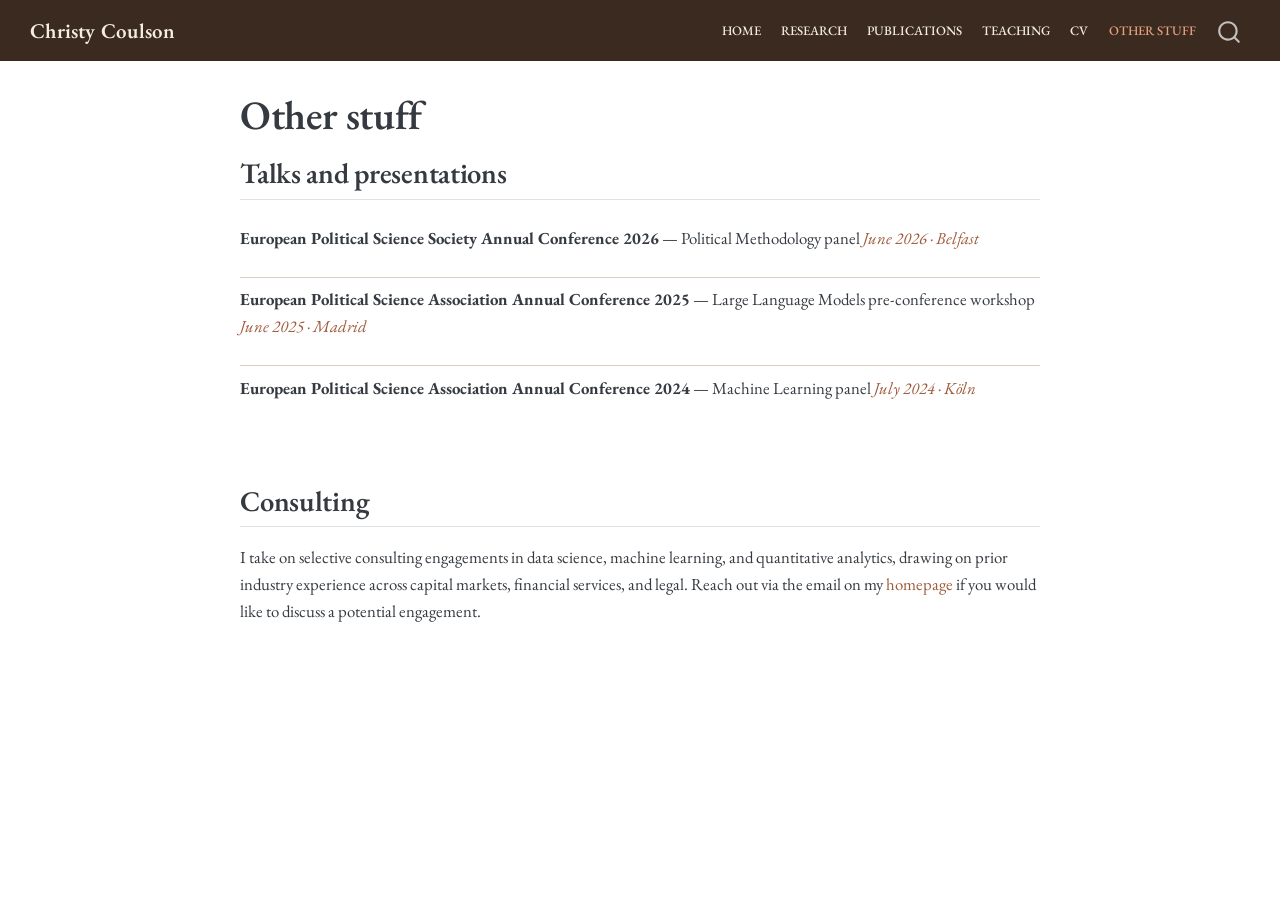
<file: other.html>
<!DOCTYPE html>
<html xmlns="http://www.w3.org/1999/xhtml" lang="en" xml:lang="en"><head>

<meta charset="utf-8">
<meta name="generator" content="quarto-1.11.9">

<meta name="viewport" content="width=device-width, initial-scale=1.0, user-scalable=yes">


<title>Other stuff – Christy Coulson</title>
<style>
/* Default styles provided by pandoc.
** See https://pandoc.org/MANUAL.html#variables-for-html for config info.
*/
span.smallcaps{font-variant: small-caps;}
div.columns{display: flex; gap: 1.5em;}
div.column{flex: auto;}
@media screen {
div.columns{gap: min(4vw, 1.5em);}
div.column{overflow-x: auto;}
}
div.hanging-indent{margin-left: 1.5em; text-indent: -1.5em;}
ul.task-list{list-style: none;}
ul.task-list li input[type="checkbox"] {
  width: 0.8em;
  margin: 0 0.8em 0.2em -1em; /* quarto-specific, see https://github.com/quarto-dev/quarto-cli/issues/4556 */ 
  vertical-align: middle;
}
</style>


<script src="site_libs/quarto-nav/quarto-nav.js"></script>
<script src="site_libs/quarto-nav/headroom.min.js"></script>
<script src="site_libs/clipboard/clipboard.min.js"></script>
<script src="site_libs/quarto-search/autocomplete.umd.js"></script>
<script src="site_libs/quarto-search/fuse.min.js"></script>
<script src="site_libs/quarto-search/quarto-search.js"></script>
<meta name="quarto:offset" content="./">
<link href="./favicon.ico" rel="icon">
<script src="site_libs/quarto-html/quarto.js" type="module"></script>
<script src="site_libs/quarto-html/tabsets/tabsets.js" type="module"></script>
<script src="site_libs/quarto-html/scrollable-regions/scrollable-regions.js" type="module"></script>
<script src="site_libs/quarto-html/popper.min.js"></script>
<script src="site_libs/quarto-html/tippy.umd.min.js"></script>
<script src="site_libs/quarto-html/anchor.min.js"></script>
<link href="site_libs/quarto-html/tippy.css" rel="stylesheet">
<link href="site_libs/quarto-html/quarto-syntax-highlighting-63b5708e65d6cd79cd7618c58d0c21e7.css" rel="stylesheet" id="quarto-text-highlighting-styles">
<script src="site_libs/bootstrap/bootstrap.min.js"></script>
<link href="site_libs/bootstrap/bootstrap-icons.css" rel="stylesheet">
<link href="site_libs/bootstrap/bootstrap-18eb480a4c0662e202db643b057d1330.min.css" rel="stylesheet" append-hash="true" id="quarto-bootstrap" data-mode="light">
<script id="quarto-search-options" type="application/json">{
  "location": "navbar",
  "copy-button": false,
  "collapse-after": 3,
  "panel-placement": "end",
  "type": "overlay",
  "limit": 50,
  "keyboard-shortcut": [
    "f",
    "/",
    "s"
  ],
  "show-item-context": false,
  "language": {
    "search-no-results-text": "No results",
    "search-matching-documents-text": "matching documents",
    "search-copy-link-title": "Copy link to search",
    "search-hide-matches-text": "Hide additional matches",
    "search-more-match-text": "more match in this document",
    "search-more-matches-text": "more matches in this document",
    "search-clear-button-title": "Clear",
    "search-text-placeholder": "",
    "search-detached-cancel-button-title": "Cancel",
    "search-submit-button-title": "Submit",
    "search-label": "Search"
  }
}</script>


<link rel="stylesheet" href="styles.css">
<meta property="og:title" content="Other stuff – Christy Coulson">
<meta property="og:description" content="Social Data Scientist and Political Methodologist at LSE.">
<meta property="og:image" content="https://christycoulson.github.io/simbelmyne.jpg">
<meta property="og:site_name" content="Christy Coulson">
<meta property="og:image:height" content="796">
<meta property="og:image:width" content="1910">
<meta name="twitter:title" content="Other stuff – Christy Coulson">
<meta name="twitter:description" content="Social Data Scientist and Political Methodologist at LSE.">
<meta name="twitter:image" content="https://christycoulson.github.io/simbelmyne.jpg">
<meta name="twitter:card" content="summary_large_image">
</head>

<body class="nav-fixed fullcontent quarto-light"><a id="quarto-skip-link" class="visually-hidden-focusable" href="#quarto-document-content">Skip to main content</a>

<div id="quarto-search-results"></div>
  <header id="quarto-header" class="headroom fixed-top">
    <nav class="navbar navbar-expand-lg " data-bs-theme="dark" aria-label="Site">
      <div class="navbar-container container-fluid">
      <div class="navbar-brand-container mx-auto">
    <a class="navbar-brand" href="./index.html">
    <span class="navbar-title">Christy Coulson</span>
    </a>
  </div>
          <button class="navbar-toggler" type="button" data-bs-toggle="collapse" data-bs-target="#navbarCollapse" aria-controls="navbarCollapse" aria-expanded="false" aria-label="Toggle navigation" onclick="if (window.quartoToggleHeadroom) { window.quartoToggleHeadroom(); }">
  <span class="navbar-toggler-icon"></span>
</button>
          <div class="collapse navbar-collapse" id="navbarCollapse">
            <ul class="navbar-nav navbar-nav-scroll ms-auto">
  <li class="nav-item">
    <a class="nav-link" href="./index.html"> 
<span class="menu-text">Home</span></a>
  </li>  
  <li class="nav-item">
    <a class="nav-link" href="./research.html"> 
<span class="menu-text">Research</span></a>
  </li>  
  <li class="nav-item">
    <a class="nav-link" href="./publications.html"> 
<span class="menu-text">Publications</span></a>
  </li>  
  <li class="nav-item">
    <a class="nav-link" href="./teaching.html"> 
<span class="menu-text">Teaching</span></a>
  </li>  
  <li class="nav-item">
    <a class="nav-link" href="./cv.html"> 
<span class="menu-text">CV</span></a>
  </li>  
  <li class="nav-item">
    <a class="nav-link active" href="./other.html" aria-current="page"> 
<span class="menu-text">Other stuff</span></a>
  </li>  
</ul>
          </div> <!-- /navcollapse -->
            <div class="quarto-navbar-tools">
</div>
            <div id="quarto-search" class="" title="Search"></div>
      </div> <!-- /container-fluid -->
    </nav>
</header>
<!-- content -->
<div id="quarto-content" class="quarto-container page-columns page-rows-contents page-layout-article page-navbar">
<!-- sidebar -->
<!-- margin-sidebar -->
    
<!-- main -->
<main class="content" id="quarto-document-content" tabindex="-1">

<header id="title-block-header" class="quarto-title-block default">
<div class="quarto-title">
<h1 class="title">Other stuff</h1>
</div>



<div class="quarto-title-meta">

    
  
    
  </div>
  


</header>


<section id="talks-and-presentations" class="level2">
<h2 class="anchored" data-anchor-id="talks-and-presentations">Talks and presentations</h2>
<div class="teaching-item">
<p><strong>European Political Science Society Annual Conference 2026</strong> — Political Methodology panel <span class="teaching-date"><em>June 2026 · Belfast</em></span></p>
</div>
<div class="teaching-item">
<p><strong>European Political Science Association Annual Conference 2025</strong> — Large Language Models pre-conference workshop <span class="teaching-date"><em>June 2025 · Madrid</em></span></p>
</div>
<div class="teaching-item">
<p><strong>European Political Science Association Annual Conference 2024</strong> — Machine Learning panel <span class="teaching-date"><em>July 2024 · Köln</em></span></p>
</div>
</section>
<section id="consulting" class="level2">
<h2 class="anchored" data-anchor-id="consulting">Consulting</h2>
<p>I take on selective consulting engagements in data science, machine learning, and quantitative analytics, drawing on prior industry experience across capital markets, financial services, and legal. Reach out via the email on my <a href="./index.html">homepage</a> if you would like to discuss a potential engagement.</p>
<!-- 
## Code and software

Placeholder — will populate with public repositories.

## Writing

Placeholder — will host occasional methodological posts and explainers.
-->


</section>

</main> <!-- /main -->
<script id="quarto-html-after-body" type="application/javascript">
  window.document.addEventListener("DOMContentLoaded", function (event) {
    const icon = "";
    const anchorJS = new window.AnchorJS();
    anchorJS.options = {
      placement: 'right',
      icon: icon
    };
    anchorJS.add('.anchored');
    const isCodeAnnotation = (el) => {
      for (const clz of el.classList) {
        if (clz.startsWith('code-annotation-')) {                     
          return true;
        }
      }
      return false;
    }
    const onCopySuccess = function(e) {
      // button target
      const button = e.trigger;
      // don't keep focus
      button.blur();
      // flash "checked"
      button.classList.add('code-copy-button-checked');
      var currentTitle = button.getAttribute("title");
      button.setAttribute("title", "Copied!");
      let tooltip;
      if (window.bootstrap) {
        button.setAttribute("data-bs-toggle", "tooltip");
        button.setAttribute("data-bs-placement", "left");
        button.setAttribute("data-bs-title", "Copied!");
        tooltip = new bootstrap.Tooltip(button, 
          { trigger: "manual", 
            customClass: "code-copy-button-tooltip",
            offset: [0, -8]});
        tooltip.show();    
      }
      setTimeout(function() {
        if (tooltip) {
          tooltip.hide();
          button.removeAttribute("data-bs-title");
          button.removeAttribute("data-bs-toggle");
          button.removeAttribute("data-bs-placement");
        }
        button.setAttribute("title", currentTitle);
        button.classList.remove('code-copy-button-checked');
      }, 1000);
      // clear code selection
      e.clearSelection();
    }
    const getTextToCopy = function(trigger) {
      const outerScaffold = trigger.parentElement.cloneNode(true);
      const codeEl = outerScaffold.querySelector('code');
      for (const childEl of codeEl.children) {
        if (isCodeAnnotation(childEl)) {
          childEl.remove();
        }
      }
      return codeEl.innerText;
    }
    const clipboard = new window.ClipboardJS('.code-copy-button:not([data-in-quarto-modal])', {
      text: getTextToCopy
    });
    clipboard.on('success', onCopySuccess);
    if (window.document.getElementById('quarto-embedded-source-code-modal')) {
      const clipboardModal = new window.ClipboardJS('.code-copy-button[data-in-quarto-modal]', {
        text: getTextToCopy,
        container: window.document.getElementById('quarto-embedded-source-code-modal')
      });
      clipboardModal.on('success', onCopySuccess);
    }
      var localhostRegex = new RegExp(/^(?:http|https):\/\/localhost\:?[0-9]*\//);
      var mailtoRegex = new RegExp(/^mailto:/);
        var filterRegex = new RegExp("https:\/\/christycoulson\.github\.io");
      var isInternal = (href) => {
          return filterRegex.test(href) || localhostRegex.test(href) || mailtoRegex.test(href);
      }
      // Inspect non-navigation links and adorn them if external
      window.quartoDecorateExternalLinks = function (root) {
     var links = (root || window.document).querySelectorAll('a[href]:not(.nav-link):not(.navbar-brand):not(.toc-action):not(.sidebar-link):not(.sidebar-item-toggle):not(.pagination-link):not(.no-external):not([aria-hidden]):not(.dropdown-item):not(.quarto-navigation-tool):not(.about-link)');
      for (var i=0; i<links.length; i++) {
        const link = links[i];
        if (!isInternal(link.href)) {
          // undo the damage that might have been done by quarto-nav.js in the case of
          // links that we want to consider external
          if (link.dataset.originalHref !== undefined) {
            link.href = link.dataset.originalHref;
          }
          if (!link.classList.contains('no-external-icon')) {
          }
        }
      }
      };
      window.quartoDecorateExternalLinks(window.document);
    // Esc closes the popup (WCAG 1.4.13) and focus leaving both trigger and
    // popup closes it (WCAG 2.4.11); tippy handles neither for interactive popups.
    const hideOnEscAndFocusOut = {
      name: 'hideOnEscAndFocusOut',
      defaultValue: true,
      fn(instance) {
        const dismiss = () => {
          // A show scheduled by the trigger delay would otherwise reopen it
          instance.clearDelayTimeouts();
          instance.hide();
        };
        const onKeyDown = (event) => {
          if (event.key !== 'Escape') {
            return;
          }
          // Keep Esc from also reaching page handlers (e.g. reveal.js overview),
          // except an open reveal.js slide menu, which Esc should close too.
          // The menu handles keys only when its keyboard option is on.
          const menuHandlesEsc = window.Reveal?.getPlugin?.('menu')?.isOpen() &&
            window.Reveal.getConfig().menu?.keyboard !== false;
          if (!menuHandlesEsc) {
            event.stopPropagation();
          }
          if (instance.popper.contains(window.document.activeElement)) {
            // Disabled while refocusing so the focus trigger does not reopen it
            instance.disable();
            instance.reference.focus();
            instance.enable();
          }
          dismiss();
        };
        const onFocusOut = (event) => {
          const target = event.relatedTarget;
          if (target && !instance.reference.contains(target) &&
              !instance.popper.contains(target)) {
            dismiss();
          }
        };
        // On the trigger too: a click trigger (code-annotations: select) has no
        // blur handling. Attached for the instance's lifetime so leaving the
        // trigger also cancels a show still pending on the trigger delay.
        instance.reference.addEventListener('focusout', onFocusOut);
        return {
          onShow() {
            window.document.addEventListener('keydown', onKeyDown, true);
            instance.popper.addEventListener('focusout', onFocusOut);
          },
          onHide() {
            window.document.removeEventListener('keydown', onKeyDown, true);
            instance.popper.removeEventListener('focusout', onFocusOut);
          },
          onDestroy() {
            instance.reference.removeEventListener('focusout', onFocusOut);
          },
        };
      },
    };
    function tippyHover(el, contentFn, onTriggerFn, onUntriggerFn) {
      const config = {
        allowHTML: true,
        maxWidth: 500,
        delay: 100,
        arrow: false,
        appendTo: function(el) {
            return el.parentElement;
        },
        interactive: true,
        interactiveBorder: 10,
        theme: 'quarto',
        placement: 'bottom-start',
        plugins: [hideOnEscAndFocusOut],
      };
      if (contentFn) {
        config.content = contentFn;
      }
      if (onTriggerFn) {
        config.onTrigger = onTriggerFn;
      }
      if (onUntriggerFn) {
        config.onUntrigger = onUntriggerFn;
      }
      window.tippy(el, config); 
    }
    const noterefs = window.document.querySelectorAll('a[role="doc-noteref"]');
    for (var i=0; i<noterefs.length; i++) {
      const ref = noterefs[i];
      tippyHover(ref, function() {
        // use id or data attribute instead here
        let href = ref.getAttribute('data-footnote-href') || ref.getAttribute('href');
        try { href = new URL(href).hash; } catch {}
        const id = href.replace(/^#\/?/, "");
        const note = window.document.getElementById(id);
        if (note) {
          return note.innerHTML;
        } else {
          return "";
        }
      });
    }
    const xrefs = window.document.querySelectorAll('a.quarto-xref');
    const processXRef = (id, note) => {
      // Strip column container classes
      const stripColumnClz = (el) => {
        el.classList.remove("page-full", "page-columns");
        if (el.children) {
          for (const child of el.children) {
            stripColumnClz(child);
          }
        }
      }
      stripColumnClz(note)
      if (id === null || id.startsWith('sec-')) {
        // Special case sections, only their first couple elements
        const container = document.createElement("div");
        if (note.children && note.children.length > 2) {
          container.appendChild(note.children[0].cloneNode(true));
          for (let i = 1; i < note.children.length; i++) {
            const child = note.children[i];
            if (child.tagName === "P" && child.innerText === "") {
              continue;
            } else {
              container.appendChild(child.cloneNode(true));
              break;
            }
          }
          if (window.Quarto?.typesetMath) {
            window.Quarto.typesetMath(container);
          }
          return container.innerHTML
        } else {
          if (window.Quarto?.typesetMath) {
            window.Quarto.typesetMath(note);
          }
          return note.innerHTML;
        }
      } else {
        // Remove any anchor links if they are present
        const anchorLink = note.querySelector('a.anchorjs-link');
        if (anchorLink) {
          anchorLink.remove();
        }
        if (window.Quarto?.typesetMath) {
          window.Quarto.typesetMath(note);
        }
        if (note.classList.contains("callout")) {
          return note.outerHTML;
        } else {
          return note.innerHTML;
        }
      }
    }
    for (var i=0; i<xrefs.length; i++) {
      const xref = xrefs[i];
      tippyHover(xref, undefined, function(instance) {
        instance.disable();
        let url = xref.getAttribute('href');
        let hash = undefined; 
        if (url.startsWith('#')) {
          hash = url;
        } else {
          try { hash = new URL(url).hash; } catch {}
        }
        if (hash) {
          const id = hash.replace(/^#\/?/, "");
          const note = window.document.getElementById(id);
          if (note !== null) {
            try {
              const html = processXRef(id, note.cloneNode(true));
              instance.setContent(html);
            } finally {
              instance.enable();
              instance.show();
            }
          } else {
            // See if we can fetch this
            fetch(url.split('#')[0])
            .then(res => res.text())
            .then(html => {
              const parser = new DOMParser();
              const htmlDoc = parser.parseFromString(html, "text/html");
              const note = htmlDoc.getElementById(id);
              if (note !== null) {
                const html = processXRef(id, note);
                instance.setContent(html);
              } 
            }).finally(() => {
              instance.enable();
              instance.show();
            });
          }
        } else {
          // See if we can fetch a full url (with no hash to target)
          // This is a special case and we should probably do some content thinning / targeting
          fetch(url)
          .then(res => res.text())
          .then(html => {
            const parser = new DOMParser();
            const htmlDoc = parser.parseFromString(html, "text/html");
            const note = htmlDoc.querySelector('main.content');
            if (note !== null) {
              // This should only happen for chapter cross references
              // (since there is no id in the URL)
              // remove the first header
              if (note.children.length > 0 && note.children[0].tagName === "HEADER") {
                note.children[0].remove();
              }
              const html = processXRef(null, note);
              instance.setContent(html);
            } 
          }).finally(() => {
            instance.enable();
            instance.show();
          });
        }
      }, function(instance) {
      });
    }
        let selectedAnnoteEl;
        const selectorForAnnotation = ( cell, annotation) => {
          let cellAttr = 'data-code-cell="' + cell + '"';
          let lineAttr = 'data-code-annotation="' +  annotation + '"';
          const selector = 'span[' + cellAttr + '][' + lineAttr + ']';
          return selector;
        }
        const selectCodeLines = (annoteEl) => {
          const doc = window.document;
          const targetCell = annoteEl.getAttribute("data-target-cell");
          const targetAnnotation = annoteEl.getAttribute("data-target-annotation");
          const annoteSpan = window.document.querySelector(selectorForAnnotation(targetCell, targetAnnotation));
          const lines = annoteSpan.getAttribute("data-code-lines").split(",");
          const lineIds = lines.map((line) => {
            return targetCell + "-" + line;
          })
          // Each band is positioned against its own containing block, which is
          // not the offsetParent of the lines, so place it from client rects.
          const placeBand = (band, firstEl, lastEl, codeBlock) => {
            const container = band.offsetParent;
            if (container === null) {
              return;
            }
            const containerRect = container.getBoundingClientRect();
            // Reveal.js scales slides with a transform, so convert client
            // pixels back to the CSS pixels of the container.
            const scale = containerRect.height / container.offsetHeight || 1;
            const firstRect = firstEl.getBoundingClientRect();
            const lastRect = lastEl.getBoundingClientRect();
            const top = (firstRect.top - containerRect.top) / scale - container.clientTop + container.scrollTop;
            const height = (lastRect.bottom - firstRect.top) / scale;
            band.style.top = top - 2 + "px";
            band.style.height = height + 4 + "px";
            if (codeBlock) {
              // Without the copy button wrapper, the containing block is wider
              // than the code block, so span the code block explicitly.
              const blockRect = codeBlock.getBoundingClientRect();
              band.style.left = (blockRect.left - containerRect.left) / scale - container.clientLeft + container.scrollLeft + "px";
              band.style.width = blockRect.width / scale + "px";
            }
          };
          if (lineIds.length > 0) {
            const el = window.document.getElementById(lineIds[0]);
            const lastEl = window.document.getElementById(lineIds[lineIds.length - 1]);
            const parent = el.parentElement.parentElement;
            // cook up a div (if necessary) and position it
            let div = window.document.getElementById("code-annotation-line-highlight");
            if (div === null) {
              div = window.document.createElement("div");
              div.setAttribute("id", "code-annotation-line-highlight");
              div.style.position = 'absolute';
              parent.appendChild(div);
            }
            placeBand(div, el, lastEl, parent.closest("div.sourceCode") || parent);
            let gutterDiv = window.document.getElementById("code-annotation-line-highlight-gutter");
            if (gutterDiv === null) {
              gutterDiv = window.document.createElement("div");
              gutterDiv.setAttribute("id", "code-annotation-line-highlight-gutter");
              gutterDiv.style.position = 'absolute';
              const codeCell = window.document.getElementById(targetCell);
              const gutter = codeCell.querySelector('.code-annotation-gutter');
              gutter.appendChild(gutterDiv);
            }
            placeBand(gutterDiv, el, lastEl);
            selectedAnnoteEl = annoteEl;
          }
        };
        const unselectCodeLines = () => {
          const elementsIds = ["code-annotation-line-highlight", "code-annotation-line-highlight-gutter"];
          elementsIds.forEach((elId) => {
            const div = window.document.getElementById(elId);
            if (div) {
              div.remove();
            }
          });
          selectedAnnoteEl = undefined;
        };
          // Handle positioning of the toggle
      window.addEventListener(
        "resize",
        throttle(() => {
          elRect = undefined;
          if (selectedAnnoteEl) {
            selectCodeLines(selectedAnnoteEl);
          }
        }, 10)
      );
      function throttle(fn, ms) {
      let throttle = false;
      let timer;
        return (...args) => {
          if(!throttle) { // first call gets through
              fn.apply(this, args);
              throttle = true;
          } else { // all the others get throttled
              if(timer) clearTimeout(timer); // cancel #2
              timer = setTimeout(() => {
                fn.apply(this, args);
                timer = throttle = false;
              }, ms);
          }
        };
      }
        // Attach click handler to the DT
        const annoteDls = window.document.querySelectorAll('dt[data-target-cell]');
        for (const annoteDlNode of annoteDls) {
          annoteDlNode.addEventListener('click', (event) => {
            const clickedEl = event.target;
            if (clickedEl !== selectedAnnoteEl) {
              unselectCodeLines();
              const activeEl = window.document.querySelector('dt[data-target-cell].code-annotation-active');
              if (activeEl) {
                activeEl.classList.remove('code-annotation-active');
              }
              selectCodeLines(clickedEl);
              clickedEl.classList.add('code-annotation-active');
            } else {
              // Unselect the line
              unselectCodeLines();
              clickedEl.classList.remove('code-annotation-active');
            }
          });
        }
    const findCites = (el) => {
      const parentEl = el.parentElement;
      if (parentEl) {
        const cites = parentEl.dataset.cites;
        if (cites) {
          return {
            el,
            cites: cites.split(' ')
          };
        } else {
          return findCites(el.parentElement)
        }
      } else {
        return undefined;
      }
    };
    var bibliorefs = window.document.querySelectorAll('a[role="doc-biblioref"]');
    for (var i=0; i<bibliorefs.length; i++) {
      const ref = bibliorefs[i];
      const citeInfo = findCites(ref);
      if (citeInfo) {
        tippyHover(citeInfo.el, function() {
          var popup = window.document.createElement('div');
          citeInfo.cites.forEach(function(cite) {
            var citeDiv = window.document.createElement('div');
            citeDiv.classList.add('hanging-indent');
            citeDiv.classList.add('csl-entry');
            var biblioDiv = window.document.getElementById('ref-' + cite);
            if (biblioDiv) {
              citeDiv.innerHTML = biblioDiv.innerHTML;
            }
            popup.appendChild(citeDiv);
          });
          return popup.innerHTML;
        });
      }
    }
  });
  </script>
  <script type="application/javascript">
  window.quartoScrollableRegionsLabels = {"code":"Scrollable code","output":"Scrollable output"};
  </script>
</div> <!-- /content -->




</body></html>
</file>
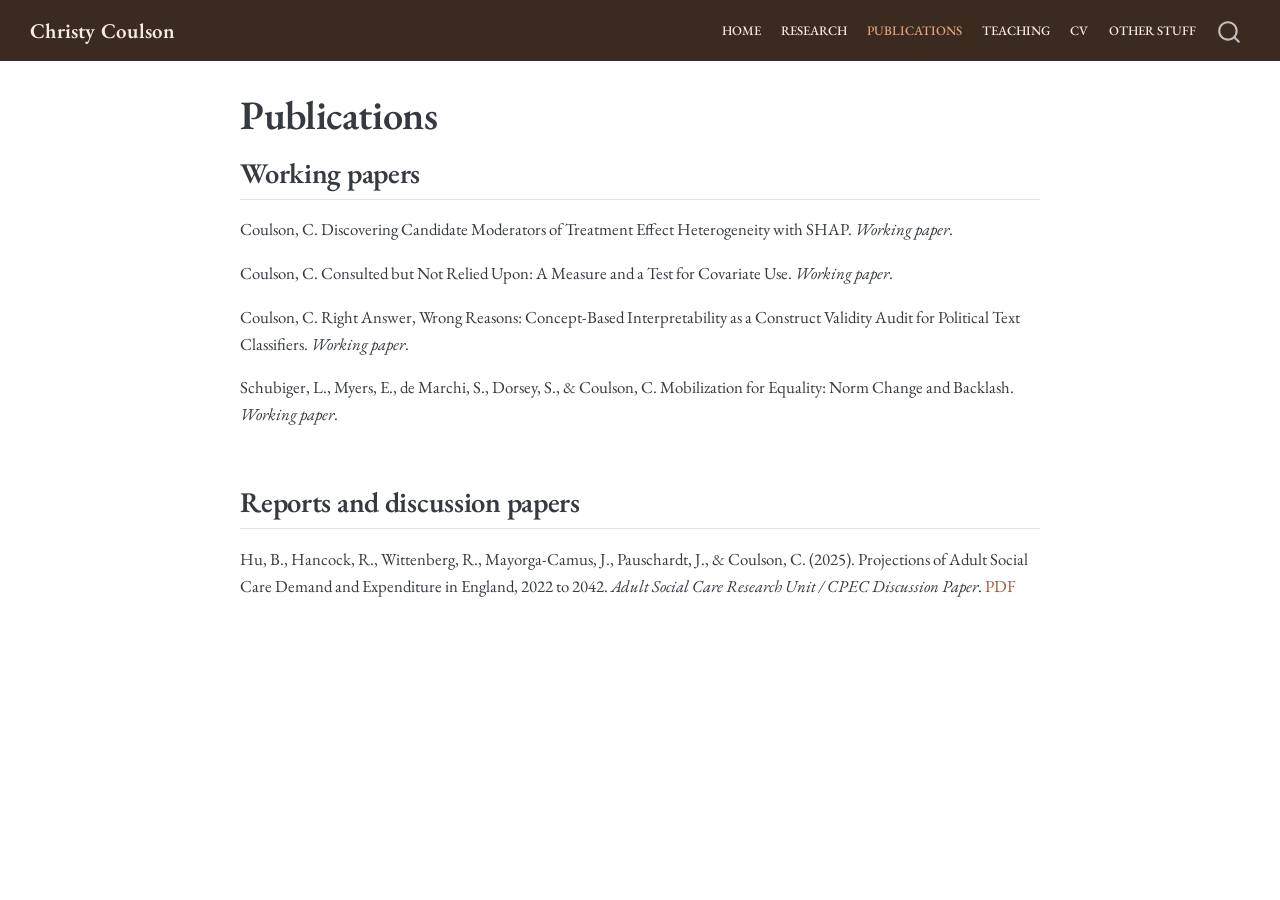
<file: publications.html>
<!DOCTYPE html>
<html xmlns="http://www.w3.org/1999/xhtml" lang="en" xml:lang="en"><head>

<meta charset="utf-8">
<meta name="generator" content="quarto-1.11.9">

<meta name="viewport" content="width=device-width, initial-scale=1.0, user-scalable=yes">


<title>Publications – Christy Coulson</title>
<style>
/* Default styles provided by pandoc.
** See https://pandoc.org/MANUAL.html#variables-for-html for config info.
*/
span.smallcaps{font-variant: small-caps;}
div.columns{display: flex; gap: 1.5em;}
div.column{flex: auto;}
@media screen {
div.columns{gap: min(4vw, 1.5em);}
div.column{overflow-x: auto;}
}
div.hanging-indent{margin-left: 1.5em; text-indent: -1.5em;}
ul.task-list{list-style: none;}
ul.task-list li input[type="checkbox"] {
  width: 0.8em;
  margin: 0 0.8em 0.2em -1em; /* quarto-specific, see https://github.com/quarto-dev/quarto-cli/issues/4556 */ 
  vertical-align: middle;
}
</style>


<script src="site_libs/quarto-nav/quarto-nav.js"></script>
<script src="site_libs/quarto-nav/headroom.min.js"></script>
<script src="site_libs/clipboard/clipboard.min.js"></script>
<script src="site_libs/quarto-search/autocomplete.umd.js"></script>
<script src="site_libs/quarto-search/fuse.min.js"></script>
<script src="site_libs/quarto-search/quarto-search.js"></script>
<meta name="quarto:offset" content="./">
<link href="./favicon.ico" rel="icon">
<script src="site_libs/quarto-html/quarto.js" type="module"></script>
<script src="site_libs/quarto-html/tabsets/tabsets.js" type="module"></script>
<script src="site_libs/quarto-html/scrollable-regions/scrollable-regions.js" type="module"></script>
<script src="site_libs/quarto-html/popper.min.js"></script>
<script src="site_libs/quarto-html/tippy.umd.min.js"></script>
<script src="site_libs/quarto-html/anchor.min.js"></script>
<link href="site_libs/quarto-html/tippy.css" rel="stylesheet">
<link href="site_libs/quarto-html/quarto-syntax-highlighting-63b5708e65d6cd79cd7618c58d0c21e7.css" rel="stylesheet" id="quarto-text-highlighting-styles">
<script src="site_libs/bootstrap/bootstrap.min.js"></script>
<link href="site_libs/bootstrap/bootstrap-icons.css" rel="stylesheet">
<link href="site_libs/bootstrap/bootstrap-18eb480a4c0662e202db643b057d1330.min.css" rel="stylesheet" append-hash="true" id="quarto-bootstrap" data-mode="light">
<script id="quarto-search-options" type="application/json">{
  "location": "navbar",
  "copy-button": false,
  "collapse-after": 3,
  "panel-placement": "end",
  "type": "overlay",
  "limit": 50,
  "keyboard-shortcut": [
    "f",
    "/",
    "s"
  ],
  "show-item-context": false,
  "language": {
    "search-no-results-text": "No results",
    "search-matching-documents-text": "matching documents",
    "search-copy-link-title": "Copy link to search",
    "search-hide-matches-text": "Hide additional matches",
    "search-more-match-text": "more match in this document",
    "search-more-matches-text": "more matches in this document",
    "search-clear-button-title": "Clear",
    "search-text-placeholder": "",
    "search-detached-cancel-button-title": "Cancel",
    "search-submit-button-title": "Submit",
    "search-label": "Search"
  }
}</script>


<link rel="stylesheet" href="styles.css">
<meta property="og:title" content="Publications – Christy Coulson">
<meta property="og:description" content="Social Data Scientist and Political Methodologist at LSE.">
<meta property="og:image" content="https://christycoulson.github.io/simbelmyne.jpg">
<meta property="og:site_name" content="Christy Coulson">
<meta property="og:image:height" content="796">
<meta property="og:image:width" content="1910">
<meta name="twitter:title" content="Publications – Christy Coulson">
<meta name="twitter:description" content="Social Data Scientist and Political Methodologist at LSE.">
<meta name="twitter:image" content="https://christycoulson.github.io/simbelmyne.jpg">
<meta name="twitter:card" content="summary_large_image">
</head>

<body class="nav-fixed fullcontent quarto-light"><a id="quarto-skip-link" class="visually-hidden-focusable" href="#quarto-document-content">Skip to main content</a>

<div id="quarto-search-results"></div>
  <header id="quarto-header" class="headroom fixed-top">
    <nav class="navbar navbar-expand-lg " data-bs-theme="dark" aria-label="Site">
      <div class="navbar-container container-fluid">
      <div class="navbar-brand-container mx-auto">
    <a class="navbar-brand" href="./index.html">
    <span class="navbar-title">Christy Coulson</span>
    </a>
  </div>
          <button class="navbar-toggler" type="button" data-bs-toggle="collapse" data-bs-target="#navbarCollapse" aria-controls="navbarCollapse" aria-expanded="false" aria-label="Toggle navigation" onclick="if (window.quartoToggleHeadroom) { window.quartoToggleHeadroom(); }">
  <span class="navbar-toggler-icon"></span>
</button>
          <div class="collapse navbar-collapse" id="navbarCollapse">
            <ul class="navbar-nav navbar-nav-scroll ms-auto">
  <li class="nav-item">
    <a class="nav-link" href="./index.html"> 
<span class="menu-text">Home</span></a>
  </li>  
  <li class="nav-item">
    <a class="nav-link" href="./research.html"> 
<span class="menu-text">Research</span></a>
  </li>  
  <li class="nav-item">
    <a class="nav-link active" href="./publications.html" aria-current="page"> 
<span class="menu-text">Publications</span></a>
  </li>  
  <li class="nav-item">
    <a class="nav-link" href="./teaching.html"> 
<span class="menu-text">Teaching</span></a>
  </li>  
  <li class="nav-item">
    <a class="nav-link" href="./cv.html"> 
<span class="menu-text">CV</span></a>
  </li>  
  <li class="nav-item">
    <a class="nav-link" href="./other.html"> 
<span class="menu-text">Other stuff</span></a>
  </li>  
</ul>
          </div> <!-- /navcollapse -->
            <div class="quarto-navbar-tools">
</div>
            <div id="quarto-search" class="" title="Search"></div>
      </div> <!-- /container-fluid -->
    </nav>
</header>
<!-- content -->
<div id="quarto-content" class="quarto-container page-columns page-rows-contents page-layout-article page-navbar">
<!-- sidebar -->
<!-- margin-sidebar -->
    
<!-- main -->
<main class="content" id="quarto-document-content" tabindex="-1">

<header id="title-block-header" class="quarto-title-block default">
<div class="quarto-title">
<h1 class="title">Publications</h1>
</div>



<div class="quarto-title-meta">

    
  
    
  </div>
  


</header>


<section id="working-papers" class="level2">
<h2 class="anchored" data-anchor-id="working-papers">Working papers</h2>
<p>Coulson, C. Discovering Candidate Moderators of Treatment Effect Heterogeneity with SHAP. <em>Working paper</em>.</p>
<p>Coulson, C. Consulted but Not Relied Upon: A Measure and a Test for Covariate Use. <em>Working paper</em>.</p>
<p>Coulson, C. Right Answer, Wrong Reasons: Concept-Based Interpretability as a Construct Validity Audit for Political Text Classifiers. <em>Working paper</em>.</p>
<p>Schubiger, L., Myers, E., de Marchi, S., Dorsey, S., &amp; Coulson, C. Mobilization for Equality: Norm Change and Backlash. <em>Working paper</em>.</p>
</section>
<section id="reports-and-discussion-papers" class="level2">
<h2 class="anchored" data-anchor-id="reports-and-discussion-papers">Reports and discussion papers</h2>
<p>Hu, B., Hancock, R., Wittenberg, R., Mayorga-Camus, J., Pauschardt, J., &amp; Coulson, C. (2025). Projections of Adult Social Care Demand and Expenditure in England, 2022 to 2042. <em>Adult Social Care Research Unit / CPEC Discussion Paper</em>. <a href="https://ascru.nihr.ac.uk/wp-content/uploads/2025/02/CPEC_DP_Projection_Final_22Feb25.pdf">PDF</a></p>


</section>

</main> <!-- /main -->
<script id="quarto-html-after-body" type="application/javascript">
  window.document.addEventListener("DOMContentLoaded", function (event) {
    const icon = "";
    const anchorJS = new window.AnchorJS();
    anchorJS.options = {
      placement: 'right',
      icon: icon
    };
    anchorJS.add('.anchored');
    const isCodeAnnotation = (el) => {
      for (const clz of el.classList) {
        if (clz.startsWith('code-annotation-')) {                     
          return true;
        }
      }
      return false;
    }
    const onCopySuccess = function(e) {
      // button target
      const button = e.trigger;
      // don't keep focus
      button.blur();
      // flash "checked"
      button.classList.add('code-copy-button-checked');
      var currentTitle = button.getAttribute("title");
      button.setAttribute("title", "Copied!");
      let tooltip;
      if (window.bootstrap) {
        button.setAttribute("data-bs-toggle", "tooltip");
        button.setAttribute("data-bs-placement", "left");
        button.setAttribute("data-bs-title", "Copied!");
        tooltip = new bootstrap.Tooltip(button, 
          { trigger: "manual", 
            customClass: "code-copy-button-tooltip",
            offset: [0, -8]});
        tooltip.show();    
      }
      setTimeout(function() {
        if (tooltip) {
          tooltip.hide();
          button.removeAttribute("data-bs-title");
          button.removeAttribute("data-bs-toggle");
          button.removeAttribute("data-bs-placement");
        }
        button.setAttribute("title", currentTitle);
        button.classList.remove('code-copy-button-checked');
      }, 1000);
      // clear code selection
      e.clearSelection();
    }
    const getTextToCopy = function(trigger) {
      const outerScaffold = trigger.parentElement.cloneNode(true);
      const codeEl = outerScaffold.querySelector('code');
      for (const childEl of codeEl.children) {
        if (isCodeAnnotation(childEl)) {
          childEl.remove();
        }
      }
      return codeEl.innerText;
    }
    const clipboard = new window.ClipboardJS('.code-copy-button:not([data-in-quarto-modal])', {
      text: getTextToCopy
    });
    clipboard.on('success', onCopySuccess);
    if (window.document.getElementById('quarto-embedded-source-code-modal')) {
      const clipboardModal = new window.ClipboardJS('.code-copy-button[data-in-quarto-modal]', {
        text: getTextToCopy,
        container: window.document.getElementById('quarto-embedded-source-code-modal')
      });
      clipboardModal.on('success', onCopySuccess);
    }
      var localhostRegex = new RegExp(/^(?:http|https):\/\/localhost\:?[0-9]*\//);
      var mailtoRegex = new RegExp(/^mailto:/);
        var filterRegex = new RegExp("https:\/\/christycoulson\.github\.io");
      var isInternal = (href) => {
          return filterRegex.test(href) || localhostRegex.test(href) || mailtoRegex.test(href);
      }
      // Inspect non-navigation links and adorn them if external
      window.quartoDecorateExternalLinks = function (root) {
     var links = (root || window.document).querySelectorAll('a[href]:not(.nav-link):not(.navbar-brand):not(.toc-action):not(.sidebar-link):not(.sidebar-item-toggle):not(.pagination-link):not(.no-external):not([aria-hidden]):not(.dropdown-item):not(.quarto-navigation-tool):not(.about-link)');
      for (var i=0; i<links.length; i++) {
        const link = links[i];
        if (!isInternal(link.href)) {
          // undo the damage that might have been done by quarto-nav.js in the case of
          // links that we want to consider external
          if (link.dataset.originalHref !== undefined) {
            link.href = link.dataset.originalHref;
          }
          if (!link.classList.contains('no-external-icon')) {
          }
        }
      }
      };
      window.quartoDecorateExternalLinks(window.document);
    // Esc closes the popup (WCAG 1.4.13) and focus leaving both trigger and
    // popup closes it (WCAG 2.4.11); tippy handles neither for interactive popups.
    const hideOnEscAndFocusOut = {
      name: 'hideOnEscAndFocusOut',
      defaultValue: true,
      fn(instance) {
        const dismiss = () => {
          // A show scheduled by the trigger delay would otherwise reopen it
          instance.clearDelayTimeouts();
          instance.hide();
        };
        const onKeyDown = (event) => {
          if (event.key !== 'Escape') {
            return;
          }
          // Keep Esc from also reaching page handlers (e.g. reveal.js overview),
          // except an open reveal.js slide menu, which Esc should close too.
          // The menu handles keys only when its keyboard option is on.
          const menuHandlesEsc = window.Reveal?.getPlugin?.('menu')?.isOpen() &&
            window.Reveal.getConfig().menu?.keyboard !== false;
          if (!menuHandlesEsc) {
            event.stopPropagation();
          }
          if (instance.popper.contains(window.document.activeElement)) {
            // Disabled while refocusing so the focus trigger does not reopen it
            instance.disable();
            instance.reference.focus();
            instance.enable();
          }
          dismiss();
        };
        const onFocusOut = (event) => {
          const target = event.relatedTarget;
          if (target && !instance.reference.contains(target) &&
              !instance.popper.contains(target)) {
            dismiss();
          }
        };
        // On the trigger too: a click trigger (code-annotations: select) has no
        // blur handling. Attached for the instance's lifetime so leaving the
        // trigger also cancels a show still pending on the trigger delay.
        instance.reference.addEventListener('focusout', onFocusOut);
        return {
          onShow() {
            window.document.addEventListener('keydown', onKeyDown, true);
            instance.popper.addEventListener('focusout', onFocusOut);
          },
          onHide() {
            window.document.removeEventListener('keydown', onKeyDown, true);
            instance.popper.removeEventListener('focusout', onFocusOut);
          },
          onDestroy() {
            instance.reference.removeEventListener('focusout', onFocusOut);
          },
        };
      },
    };
    function tippyHover(el, contentFn, onTriggerFn, onUntriggerFn) {
      const config = {
        allowHTML: true,
        maxWidth: 500,
        delay: 100,
        arrow: false,
        appendTo: function(el) {
            return el.parentElement;
        },
        interactive: true,
        interactiveBorder: 10,
        theme: 'quarto',
        placement: 'bottom-start',
        plugins: [hideOnEscAndFocusOut],
      };
      if (contentFn) {
        config.content = contentFn;
      }
      if (onTriggerFn) {
        config.onTrigger = onTriggerFn;
      }
      if (onUntriggerFn) {
        config.onUntrigger = onUntriggerFn;
      }
      window.tippy(el, config); 
    }
    const noterefs = window.document.querySelectorAll('a[role="doc-noteref"]');
    for (var i=0; i<noterefs.length; i++) {
      const ref = noterefs[i];
      tippyHover(ref, function() {
        // use id or data attribute instead here
        let href = ref.getAttribute('data-footnote-href') || ref.getAttribute('href');
        try { href = new URL(href).hash; } catch {}
        const id = href.replace(/^#\/?/, "");
        const note = window.document.getElementById(id);
        if (note) {
          return note.innerHTML;
        } else {
          return "";
        }
      });
    }
    const xrefs = window.document.querySelectorAll('a.quarto-xref');
    const processXRef = (id, note) => {
      // Strip column container classes
      const stripColumnClz = (el) => {
        el.classList.remove("page-full", "page-columns");
        if (el.children) {
          for (const child of el.children) {
            stripColumnClz(child);
          }
        }
      }
      stripColumnClz(note)
      if (id === null || id.startsWith('sec-')) {
        // Special case sections, only their first couple elements
        const container = document.createElement("div");
        if (note.children && note.children.length > 2) {
          container.appendChild(note.children[0].cloneNode(true));
          for (let i = 1; i < note.children.length; i++) {
            const child = note.children[i];
            if (child.tagName === "P" && child.innerText === "") {
              continue;
            } else {
              container.appendChild(child.cloneNode(true));
              break;
            }
          }
          if (window.Quarto?.typesetMath) {
            window.Quarto.typesetMath(container);
          }
          return container.innerHTML
        } else {
          if (window.Quarto?.typesetMath) {
            window.Quarto.typesetMath(note);
          }
          return note.innerHTML;
        }
      } else {
        // Remove any anchor links if they are present
        const anchorLink = note.querySelector('a.anchorjs-link');
        if (anchorLink) {
          anchorLink.remove();
        }
        if (window.Quarto?.typesetMath) {
          window.Quarto.typesetMath(note);
        }
        if (note.classList.contains("callout")) {
          return note.outerHTML;
        } else {
          return note.innerHTML;
        }
      }
    }
    for (var i=0; i<xrefs.length; i++) {
      const xref = xrefs[i];
      tippyHover(xref, undefined, function(instance) {
        instance.disable();
        let url = xref.getAttribute('href');
        let hash = undefined; 
        if (url.startsWith('#')) {
          hash = url;
        } else {
          try { hash = new URL(url).hash; } catch {}
        }
        if (hash) {
          const id = hash.replace(/^#\/?/, "");
          const note = window.document.getElementById(id);
          if (note !== null) {
            try {
              const html = processXRef(id, note.cloneNode(true));
              instance.setContent(html);
            } finally {
              instance.enable();
              instance.show();
            }
          } else {
            // See if we can fetch this
            fetch(url.split('#')[0])
            .then(res => res.text())
            .then(html => {
              const parser = new DOMParser();
              const htmlDoc = parser.parseFromString(html, "text/html");
              const note = htmlDoc.getElementById(id);
              if (note !== null) {
                const html = processXRef(id, note);
                instance.setContent(html);
              } 
            }).finally(() => {
              instance.enable();
              instance.show();
            });
          }
        } else {
          // See if we can fetch a full url (with no hash to target)
          // This is a special case and we should probably do some content thinning / targeting
          fetch(url)
          .then(res => res.text())
          .then(html => {
            const parser = new DOMParser();
            const htmlDoc = parser.parseFromString(html, "text/html");
            const note = htmlDoc.querySelector('main.content');
            if (note !== null) {
              // This should only happen for chapter cross references
              // (since there is no id in the URL)
              // remove the first header
              if (note.children.length > 0 && note.children[0].tagName === "HEADER") {
                note.children[0].remove();
              }
              const html = processXRef(null, note);
              instance.setContent(html);
            } 
          }).finally(() => {
            instance.enable();
            instance.show();
          });
        }
      }, function(instance) {
      });
    }
        let selectedAnnoteEl;
        const selectorForAnnotation = ( cell, annotation) => {
          let cellAttr = 'data-code-cell="' + cell + '"';
          let lineAttr = 'data-code-annotation="' +  annotation + '"';
          const selector = 'span[' + cellAttr + '][' + lineAttr + ']';
          return selector;
        }
        const selectCodeLines = (annoteEl) => {
          const doc = window.document;
          const targetCell = annoteEl.getAttribute("data-target-cell");
          const targetAnnotation = annoteEl.getAttribute("data-target-annotation");
          const annoteSpan = window.document.querySelector(selectorForAnnotation(targetCell, targetAnnotation));
          const lines = annoteSpan.getAttribute("data-code-lines").split(",");
          const lineIds = lines.map((line) => {
            return targetCell + "-" + line;
          })
          // Each band is positioned against its own containing block, which is
          // not the offsetParent of the lines, so place it from client rects.
          const placeBand = (band, firstEl, lastEl, codeBlock) => {
            const container = band.offsetParent;
            if (container === null) {
              return;
            }
            const containerRect = container.getBoundingClientRect();
            // Reveal.js scales slides with a transform, so convert client
            // pixels back to the CSS pixels of the container.
            const scale = containerRect.height / container.offsetHeight || 1;
            const firstRect = firstEl.getBoundingClientRect();
            const lastRect = lastEl.getBoundingClientRect();
            const top = (firstRect.top - containerRect.top) / scale - container.clientTop + container.scrollTop;
            const height = (lastRect.bottom - firstRect.top) / scale;
            band.style.top = top - 2 + "px";
            band.style.height = height + 4 + "px";
            if (codeBlock) {
              // Without the copy button wrapper, the containing block is wider
              // than the code block, so span the code block explicitly.
              const blockRect = codeBlock.getBoundingClientRect();
              band.style.left = (blockRect.left - containerRect.left) / scale - container.clientLeft + container.scrollLeft + "px";
              band.style.width = blockRect.width / scale + "px";
            }
          };
          if (lineIds.length > 0) {
            const el = window.document.getElementById(lineIds[0]);
            const lastEl = window.document.getElementById(lineIds[lineIds.length - 1]);
            const parent = el.parentElement.parentElement;
            // cook up a div (if necessary) and position it
            let div = window.document.getElementById("code-annotation-line-highlight");
            if (div === null) {
              div = window.document.createElement("div");
              div.setAttribute("id", "code-annotation-line-highlight");
              div.style.position = 'absolute';
              parent.appendChild(div);
            }
            placeBand(div, el, lastEl, parent.closest("div.sourceCode") || parent);
            let gutterDiv = window.document.getElementById("code-annotation-line-highlight-gutter");
            if (gutterDiv === null) {
              gutterDiv = window.document.createElement("div");
              gutterDiv.setAttribute("id", "code-annotation-line-highlight-gutter");
              gutterDiv.style.position = 'absolute';
              const codeCell = window.document.getElementById(targetCell);
              const gutter = codeCell.querySelector('.code-annotation-gutter');
              gutter.appendChild(gutterDiv);
            }
            placeBand(gutterDiv, el, lastEl);
            selectedAnnoteEl = annoteEl;
          }
        };
        const unselectCodeLines = () => {
          const elementsIds = ["code-annotation-line-highlight", "code-annotation-line-highlight-gutter"];
          elementsIds.forEach((elId) => {
            const div = window.document.getElementById(elId);
            if (div) {
              div.remove();
            }
          });
          selectedAnnoteEl = undefined;
        };
          // Handle positioning of the toggle
      window.addEventListener(
        "resize",
        throttle(() => {
          elRect = undefined;
          if (selectedAnnoteEl) {
            selectCodeLines(selectedAnnoteEl);
          }
        }, 10)
      );
      function throttle(fn, ms) {
      let throttle = false;
      let timer;
        return (...args) => {
          if(!throttle) { // first call gets through
              fn.apply(this, args);
              throttle = true;
          } else { // all the others get throttled
              if(timer) clearTimeout(timer); // cancel #2
              timer = setTimeout(() => {
                fn.apply(this, args);
                timer = throttle = false;
              }, ms);
          }
        };
      }
        // Attach click handler to the DT
        const annoteDls = window.document.querySelectorAll('dt[data-target-cell]');
        for (const annoteDlNode of annoteDls) {
          annoteDlNode.addEventListener('click', (event) => {
            const clickedEl = event.target;
            if (clickedEl !== selectedAnnoteEl) {
              unselectCodeLines();
              const activeEl = window.document.querySelector('dt[data-target-cell].code-annotation-active');
              if (activeEl) {
                activeEl.classList.remove('code-annotation-active');
              }
              selectCodeLines(clickedEl);
              clickedEl.classList.add('code-annotation-active');
            } else {
              // Unselect the line
              unselectCodeLines();
              clickedEl.classList.remove('code-annotation-active');
            }
          });
        }
    const findCites = (el) => {
      const parentEl = el.parentElement;
      if (parentEl) {
        const cites = parentEl.dataset.cites;
        if (cites) {
          return {
            el,
            cites: cites.split(' ')
          };
        } else {
          return findCites(el.parentElement)
        }
      } else {
        return undefined;
      }
    };
    var bibliorefs = window.document.querySelectorAll('a[role="doc-biblioref"]');
    for (var i=0; i<bibliorefs.length; i++) {
      const ref = bibliorefs[i];
      const citeInfo = findCites(ref);
      if (citeInfo) {
        tippyHover(citeInfo.el, function() {
          var popup = window.document.createElement('div');
          citeInfo.cites.forEach(function(cite) {
            var citeDiv = window.document.createElement('div');
            citeDiv.classList.add('hanging-indent');
            citeDiv.classList.add('csl-entry');
            var biblioDiv = window.document.getElementById('ref-' + cite);
            if (biblioDiv) {
              citeDiv.innerHTML = biblioDiv.innerHTML;
            }
            popup.appendChild(citeDiv);
          });
          return popup.innerHTML;
        });
      }
    }
  });
  </script>
  <script type="application/javascript">
  window.quartoScrollableRegionsLabels = {"code":"Scrollable code","output":"Scrollable output"};
  </script>
</div> <!-- /content -->




</body></html>
</file>
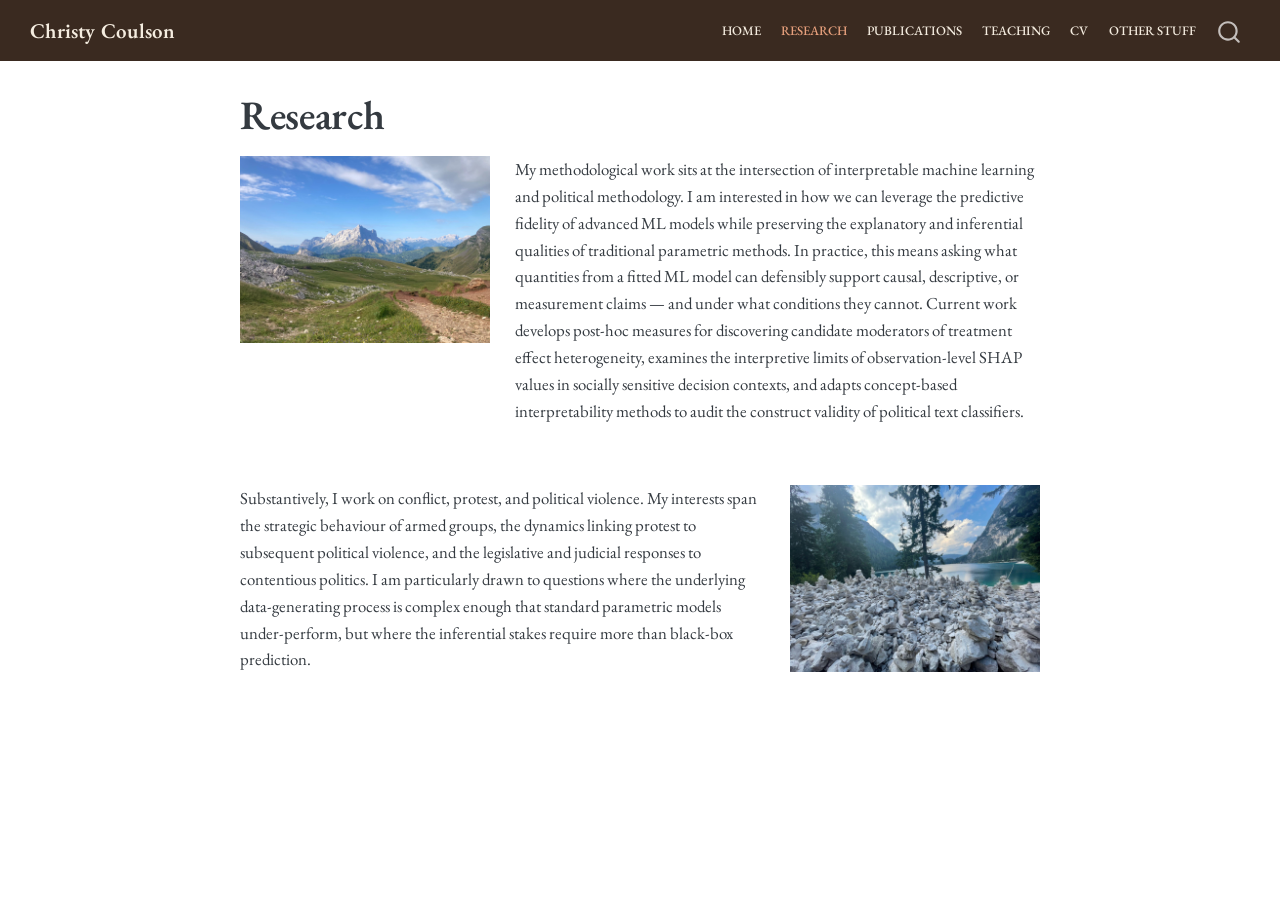
<file: research.html>
<!DOCTYPE html>
<html xmlns="http://www.w3.org/1999/xhtml" lang="en" xml:lang="en"><head>

<meta charset="utf-8">
<meta name="generator" content="quarto-1.11.9">

<meta name="viewport" content="width=device-width, initial-scale=1.0, user-scalable=yes">


<title>Research – Christy Coulson</title>
<style>
/* Default styles provided by pandoc.
** See https://pandoc.org/MANUAL.html#variables-for-html for config info.
*/
span.smallcaps{font-variant: small-caps;}
div.columns{display: flex; gap: 1.5em;}
div.column{flex: auto;}
@media screen {
div.columns{gap: min(4vw, 1.5em);}
div.column{overflow-x: auto;}
}
div.hanging-indent{margin-left: 1.5em; text-indent: -1.5em;}
ul.task-list{list-style: none;}
ul.task-list li input[type="checkbox"] {
  width: 0.8em;
  margin: 0 0.8em 0.2em -1em; /* quarto-specific, see https://github.com/quarto-dev/quarto-cli/issues/4556 */ 
  vertical-align: middle;
}
</style>


<script src="site_libs/quarto-nav/quarto-nav.js"></script>
<script src="site_libs/quarto-nav/headroom.min.js"></script>
<script src="site_libs/clipboard/clipboard.min.js"></script>
<script src="site_libs/quarto-search/autocomplete.umd.js"></script>
<script src="site_libs/quarto-search/fuse.min.js"></script>
<script src="site_libs/quarto-search/quarto-search.js"></script>
<meta name="quarto:offset" content="./">
<link href="./favicon.ico" rel="icon">
<script src="site_libs/quarto-html/quarto.js" type="module"></script>
<script src="site_libs/quarto-html/tabsets/tabsets.js" type="module"></script>
<script src="site_libs/quarto-html/scrollable-regions/scrollable-regions.js" type="module"></script>
<script src="site_libs/quarto-html/popper.min.js"></script>
<script src="site_libs/quarto-html/tippy.umd.min.js"></script>
<script src="site_libs/quarto-html/anchor.min.js"></script>
<link href="site_libs/quarto-html/tippy.css" rel="stylesheet">
<link href="site_libs/quarto-html/quarto-syntax-highlighting-63b5708e65d6cd79cd7618c58d0c21e7.css" rel="stylesheet" id="quarto-text-highlighting-styles">
<script src="site_libs/bootstrap/bootstrap.min.js"></script>
<link href="site_libs/bootstrap/bootstrap-icons.css" rel="stylesheet">
<link href="site_libs/bootstrap/bootstrap-18eb480a4c0662e202db643b057d1330.min.css" rel="stylesheet" append-hash="true" id="quarto-bootstrap" data-mode="light">
<script id="quarto-search-options" type="application/json">{
  "location": "navbar",
  "copy-button": false,
  "collapse-after": 3,
  "panel-placement": "end",
  "type": "overlay",
  "limit": 50,
  "keyboard-shortcut": [
    "f",
    "/",
    "s"
  ],
  "show-item-context": false,
  "language": {
    "search-no-results-text": "No results",
    "search-matching-documents-text": "matching documents",
    "search-copy-link-title": "Copy link to search",
    "search-hide-matches-text": "Hide additional matches",
    "search-more-match-text": "more match in this document",
    "search-more-matches-text": "more matches in this document",
    "search-clear-button-title": "Clear",
    "search-text-placeholder": "",
    "search-detached-cancel-button-title": "Cancel",
    "search-submit-button-title": "Submit",
    "search-label": "Search"
  }
}</script>


<link rel="stylesheet" href="styles.css">
<meta property="og:title" content="Research – Christy Coulson">
<meta property="og:image" content="https://christycoulson.github.io/simbelmyne.jpg">
<meta property="og:site_name" content="Christy Coulson">
<meta property="og:image:height" content="796">
<meta property="og:image:width" content="1910">
<meta name="twitter:title" content="Research – Christy Coulson">
<meta name="twitter:image" content="https://christycoulson.github.io/simbelmyne.jpg">
<meta name="twitter:card" content="summary_large_image">
</head>

<body class="nav-fixed fullcontent quarto-light"><a id="quarto-skip-link" class="visually-hidden-focusable" href="#quarto-document-content">Skip to main content</a>

<div id="quarto-search-results"></div>
  <header id="quarto-header" class="headroom fixed-top">
    <nav class="navbar navbar-expand-lg " data-bs-theme="dark" aria-label="Site">
      <div class="navbar-container container-fluid">
      <div class="navbar-brand-container mx-auto">
    <a class="navbar-brand" href="./index.html">
    <span class="navbar-title">Christy Coulson</span>
    </a>
  </div>
          <button class="navbar-toggler" type="button" data-bs-toggle="collapse" data-bs-target="#navbarCollapse" aria-controls="navbarCollapse" aria-expanded="false" aria-label="Toggle navigation" onclick="if (window.quartoToggleHeadroom) { window.quartoToggleHeadroom(); }">
  <span class="navbar-toggler-icon"></span>
</button>
          <div class="collapse navbar-collapse" id="navbarCollapse">
            <ul class="navbar-nav navbar-nav-scroll ms-auto">
  <li class="nav-item">
    <a class="nav-link" href="./index.html"> 
<span class="menu-text">Home</span></a>
  </li>  
  <li class="nav-item">
    <a class="nav-link active" href="./research.html" aria-current="page"> 
<span class="menu-text">Research</span></a>
  </li>  
  <li class="nav-item">
    <a class="nav-link" href="./publications.html"> 
<span class="menu-text">Publications</span></a>
  </li>  
  <li class="nav-item">
    <a class="nav-link" href="./teaching.html"> 
<span class="menu-text">Teaching</span></a>
  </li>  
  <li class="nav-item">
    <a class="nav-link" href="./cv.html"> 
<span class="menu-text">CV</span></a>
  </li>  
  <li class="nav-item">
    <a class="nav-link" href="./other.html"> 
<span class="menu-text">Other stuff</span></a>
  </li>  
</ul>
          </div> <!-- /navcollapse -->
            <div class="quarto-navbar-tools">
</div>
            <div id="quarto-search" class="" title="Search"></div>
      </div> <!-- /container-fluid -->
    </nav>
</header>
<!-- content -->
<div id="quarto-content" class="quarto-container page-columns page-rows-contents page-layout-article page-navbar">
<!-- sidebar -->
<!-- margin-sidebar -->
    
<!-- main -->
<main class="content" id="quarto-document-content" tabindex="-1">

<header id="title-block-header" class="quarto-title-block default">
<div class="quarto-title">
<h1 class="title">Research</h1>
</div>



<div class="quarto-title-meta">

    
  
    
  </div>
  


</header>


<div class="grid">
<div class="g-col-12 g-col-md-4">
<div class="quarto-figure quarto-figure-center">
<figure class="figure">
<p><img src="alta_via_path.jpeg" class="img-fluid quarto-figure quarto-figure-center figure-img"></p>
</figure>
</div>
</div>
<div class="g-col-12 g-col-md-8">
<p>My methodological work sits at the intersection of interpretable machine learning and political methodology. I am interested in how we can leverage the predictive fidelity of advanced ML models while preserving the explanatory and inferential qualities of traditional parametric methods. In practice, this means asking what quantities from a fitted ML model can defensibly support causal, descriptive, or measurement claims — and under what conditions they cannot. Current work develops post-hoc measures for discovering candidate moderators of treatment effect heterogeneity, examines the interpretive limits of observation-level SHAP values in socially sensitive decision contexts, and adapts concept-based interpretability methods to audit the construct validity of political text classifiers.</p>
</div>
</div>
<p><br></p>
<div class="grid">
<div class="g-col-12 g-col-md-8">
<p>Substantively, I work on conflict, protest, and political violence. My interests span the strategic behaviour of armed groups, the dynamics linking protest to subsequent political violence, and the legislative and judicial responses to contentious politics. I am particularly drawn to questions where the underlying data-generating process is complex enough that standard parametric models under-perform, but where the inferential stakes require more than black-box prediction.</p>
</div>
<div class="g-col-12 g-col-md-4">
<div class="quarto-figure quarto-figure-center">
<figure class="figure">
<p><img src="way_home_scotland.jpeg" class="img-fluid quarto-figure quarto-figure-center figure-img"></p>
</figure>
</div>
</div>
</div>



</main> <!-- /main -->
<script id="quarto-html-after-body" type="application/javascript">
  window.document.addEventListener("DOMContentLoaded", function (event) {
    const icon = "";
    const anchorJS = new window.AnchorJS();
    anchorJS.options = {
      placement: 'right',
      icon: icon
    };
    anchorJS.add('.anchored');
    const isCodeAnnotation = (el) => {
      for (const clz of el.classList) {
        if (clz.startsWith('code-annotation-')) {                     
          return true;
        }
      }
      return false;
    }
    const onCopySuccess = function(e) {
      // button target
      const button = e.trigger;
      // don't keep focus
      button.blur();
      // flash "checked"
      button.classList.add('code-copy-button-checked');
      var currentTitle = button.getAttribute("title");
      button.setAttribute("title", "Copied!");
      let tooltip;
      if (window.bootstrap) {
        button.setAttribute("data-bs-toggle", "tooltip");
        button.setAttribute("data-bs-placement", "left");
        button.setAttribute("data-bs-title", "Copied!");
        tooltip = new bootstrap.Tooltip(button, 
          { trigger: "manual", 
            customClass: "code-copy-button-tooltip",
            offset: [0, -8]});
        tooltip.show();    
      }
      setTimeout(function() {
        if (tooltip) {
          tooltip.hide();
          button.removeAttribute("data-bs-title");
          button.removeAttribute("data-bs-toggle");
          button.removeAttribute("data-bs-placement");
        }
        button.setAttribute("title", currentTitle);
        button.classList.remove('code-copy-button-checked');
      }, 1000);
      // clear code selection
      e.clearSelection();
    }
    const getTextToCopy = function(trigger) {
      const outerScaffold = trigger.parentElement.cloneNode(true);
      const codeEl = outerScaffold.querySelector('code');
      for (const childEl of codeEl.children) {
        if (isCodeAnnotation(childEl)) {
          childEl.remove();
        }
      }
      return codeEl.innerText;
    }
    const clipboard = new window.ClipboardJS('.code-copy-button:not([data-in-quarto-modal])', {
      text: getTextToCopy
    });
    clipboard.on('success', onCopySuccess);
    if (window.document.getElementById('quarto-embedded-source-code-modal')) {
      const clipboardModal = new window.ClipboardJS('.code-copy-button[data-in-quarto-modal]', {
        text: getTextToCopy,
        container: window.document.getElementById('quarto-embedded-source-code-modal')
      });
      clipboardModal.on('success', onCopySuccess);
    }
      var localhostRegex = new RegExp(/^(?:http|https):\/\/localhost\:?[0-9]*\//);
      var mailtoRegex = new RegExp(/^mailto:/);
        var filterRegex = new RegExp("https:\/\/christycoulson\.github\.io");
      var isInternal = (href) => {
          return filterRegex.test(href) || localhostRegex.test(href) || mailtoRegex.test(href);
      }
      // Inspect non-navigation links and adorn them if external
      window.quartoDecorateExternalLinks = function (root) {
     var links = (root || window.document).querySelectorAll('a[href]:not(.nav-link):not(.navbar-brand):not(.toc-action):not(.sidebar-link):not(.sidebar-item-toggle):not(.pagination-link):not(.no-external):not([aria-hidden]):not(.dropdown-item):not(.quarto-navigation-tool):not(.about-link)');
      for (var i=0; i<links.length; i++) {
        const link = links[i];
        if (!isInternal(link.href)) {
          // undo the damage that might have been done by quarto-nav.js in the case of
          // links that we want to consider external
          if (link.dataset.originalHref !== undefined) {
            link.href = link.dataset.originalHref;
          }
          if (!link.classList.contains('no-external-icon')) {
          }
        }
      }
      };
      window.quartoDecorateExternalLinks(window.document);
    // Esc closes the popup (WCAG 1.4.13) and focus leaving both trigger and
    // popup closes it (WCAG 2.4.11); tippy handles neither for interactive popups.
    const hideOnEscAndFocusOut = {
      name: 'hideOnEscAndFocusOut',
      defaultValue: true,
      fn(instance) {
        const dismiss = () => {
          // A show scheduled by the trigger delay would otherwise reopen it
          instance.clearDelayTimeouts();
          instance.hide();
        };
        const onKeyDown = (event) => {
          if (event.key !== 'Escape') {
            return;
          }
          // Keep Esc from also reaching page handlers (e.g. reveal.js overview),
          // except an open reveal.js slide menu, which Esc should close too.
          // The menu handles keys only when its keyboard option is on.
          const menuHandlesEsc = window.Reveal?.getPlugin?.('menu')?.isOpen() &&
            window.Reveal.getConfig().menu?.keyboard !== false;
          if (!menuHandlesEsc) {
            event.stopPropagation();
          }
          if (instance.popper.contains(window.document.activeElement)) {
            // Disabled while refocusing so the focus trigger does not reopen it
            instance.disable();
            instance.reference.focus();
            instance.enable();
          }
          dismiss();
        };
        const onFocusOut = (event) => {
          const target = event.relatedTarget;
          if (target && !instance.reference.contains(target) &&
              !instance.popper.contains(target)) {
            dismiss();
          }
        };
        // On the trigger too: a click trigger (code-annotations: select) has no
        // blur handling. Attached for the instance's lifetime so leaving the
        // trigger also cancels a show still pending on the trigger delay.
        instance.reference.addEventListener('focusout', onFocusOut);
        return {
          onShow() {
            window.document.addEventListener('keydown', onKeyDown, true);
            instance.popper.addEventListener('focusout', onFocusOut);
          },
          onHide() {
            window.document.removeEventListener('keydown', onKeyDown, true);
            instance.popper.removeEventListener('focusout', onFocusOut);
          },
          onDestroy() {
            instance.reference.removeEventListener('focusout', onFocusOut);
          },
        };
      },
    };
    function tippyHover(el, contentFn, onTriggerFn, onUntriggerFn) {
      const config = {
        allowHTML: true,
        maxWidth: 500,
        delay: 100,
        arrow: false,
        appendTo: function(el) {
            return el.parentElement;
        },
        interactive: true,
        interactiveBorder: 10,
        theme: 'quarto',
        placement: 'bottom-start',
        plugins: [hideOnEscAndFocusOut],
      };
      if (contentFn) {
        config.content = contentFn;
      }
      if (onTriggerFn) {
        config.onTrigger = onTriggerFn;
      }
      if (onUntriggerFn) {
        config.onUntrigger = onUntriggerFn;
      }
      window.tippy(el, config); 
    }
    const noterefs = window.document.querySelectorAll('a[role="doc-noteref"]');
    for (var i=0; i<noterefs.length; i++) {
      const ref = noterefs[i];
      tippyHover(ref, function() {
        // use id or data attribute instead here
        let href = ref.getAttribute('data-footnote-href') || ref.getAttribute('href');
        try { href = new URL(href).hash; } catch {}
        const id = href.replace(/^#\/?/, "");
        const note = window.document.getElementById(id);
        if (note) {
          return note.innerHTML;
        } else {
          return "";
        }
      });
    }
    const xrefs = window.document.querySelectorAll('a.quarto-xref');
    const processXRef = (id, note) => {
      // Strip column container classes
      const stripColumnClz = (el) => {
        el.classList.remove("page-full", "page-columns");
        if (el.children) {
          for (const child of el.children) {
            stripColumnClz(child);
          }
        }
      }
      stripColumnClz(note)
      if (id === null || id.startsWith('sec-')) {
        // Special case sections, only their first couple elements
        const container = document.createElement("div");
        if (note.children && note.children.length > 2) {
          container.appendChild(note.children[0].cloneNode(true));
          for (let i = 1; i < note.children.length; i++) {
            const child = note.children[i];
            if (child.tagName === "P" && child.innerText === "") {
              continue;
            } else {
              container.appendChild(child.cloneNode(true));
              break;
            }
          }
          if (window.Quarto?.typesetMath) {
            window.Quarto.typesetMath(container);
          }
          return container.innerHTML
        } else {
          if (window.Quarto?.typesetMath) {
            window.Quarto.typesetMath(note);
          }
          return note.innerHTML;
        }
      } else {
        // Remove any anchor links if they are present
        const anchorLink = note.querySelector('a.anchorjs-link');
        if (anchorLink) {
          anchorLink.remove();
        }
        if (window.Quarto?.typesetMath) {
          window.Quarto.typesetMath(note);
        }
        if (note.classList.contains("callout")) {
          return note.outerHTML;
        } else {
          return note.innerHTML;
        }
      }
    }
    for (var i=0; i<xrefs.length; i++) {
      const xref = xrefs[i];
      tippyHover(xref, undefined, function(instance) {
        instance.disable();
        let url = xref.getAttribute('href');
        let hash = undefined; 
        if (url.startsWith('#')) {
          hash = url;
        } else {
          try { hash = new URL(url).hash; } catch {}
        }
        if (hash) {
          const id = hash.replace(/^#\/?/, "");
          const note = window.document.getElementById(id);
          if (note !== null) {
            try {
              const html = processXRef(id, note.cloneNode(true));
              instance.setContent(html);
            } finally {
              instance.enable();
              instance.show();
            }
          } else {
            // See if we can fetch this
            fetch(url.split('#')[0])
            .then(res => res.text())
            .then(html => {
              const parser = new DOMParser();
              const htmlDoc = parser.parseFromString(html, "text/html");
              const note = htmlDoc.getElementById(id);
              if (note !== null) {
                const html = processXRef(id, note);
                instance.setContent(html);
              } 
            }).finally(() => {
              instance.enable();
              instance.show();
            });
          }
        } else {
          // See if we can fetch a full url (with no hash to target)
          // This is a special case and we should probably do some content thinning / targeting
          fetch(url)
          .then(res => res.text())
          .then(html => {
            const parser = new DOMParser();
            const htmlDoc = parser.parseFromString(html, "text/html");
            const note = htmlDoc.querySelector('main.content');
            if (note !== null) {
              // This should only happen for chapter cross references
              // (since there is no id in the URL)
              // remove the first header
              if (note.children.length > 0 && note.children[0].tagName === "HEADER") {
                note.children[0].remove();
              }
              const html = processXRef(null, note);
              instance.setContent(html);
            } 
          }).finally(() => {
            instance.enable();
            instance.show();
          });
        }
      }, function(instance) {
      });
    }
        let selectedAnnoteEl;
        const selectorForAnnotation = ( cell, annotation) => {
          let cellAttr = 'data-code-cell="' + cell + '"';
          let lineAttr = 'data-code-annotation="' +  annotation + '"';
          const selector = 'span[' + cellAttr + '][' + lineAttr + ']';
          return selector;
        }
        const selectCodeLines = (annoteEl) => {
          const doc = window.document;
          const targetCell = annoteEl.getAttribute("data-target-cell");
          const targetAnnotation = annoteEl.getAttribute("data-target-annotation");
          const annoteSpan = window.document.querySelector(selectorForAnnotation(targetCell, targetAnnotation));
          const lines = annoteSpan.getAttribute("data-code-lines").split(",");
          const lineIds = lines.map((line) => {
            return targetCell + "-" + line;
          })
          // Each band is positioned against its own containing block, which is
          // not the offsetParent of the lines, so place it from client rects.
          const placeBand = (band, firstEl, lastEl, codeBlock) => {
            const container = band.offsetParent;
            if (container === null) {
              return;
            }
            const containerRect = container.getBoundingClientRect();
            // Reveal.js scales slides with a transform, so convert client
            // pixels back to the CSS pixels of the container.
            const scale = containerRect.height / container.offsetHeight || 1;
            const firstRect = firstEl.getBoundingClientRect();
            const lastRect = lastEl.getBoundingClientRect();
            const top = (firstRect.top - containerRect.top) / scale - container.clientTop + container.scrollTop;
            const height = (lastRect.bottom - firstRect.top) / scale;
            band.style.top = top - 2 + "px";
            band.style.height = height + 4 + "px";
            if (codeBlock) {
              // Without the copy button wrapper, the containing block is wider
              // than the code block, so span the code block explicitly.
              const blockRect = codeBlock.getBoundingClientRect();
              band.style.left = (blockRect.left - containerRect.left) / scale - container.clientLeft + container.scrollLeft + "px";
              band.style.width = blockRect.width / scale + "px";
            }
          };
          if (lineIds.length > 0) {
            const el = window.document.getElementById(lineIds[0]);
            const lastEl = window.document.getElementById(lineIds[lineIds.length - 1]);
            const parent = el.parentElement.parentElement;
            // cook up a div (if necessary) and position it
            let div = window.document.getElementById("code-annotation-line-highlight");
            if (div === null) {
              div = window.document.createElement("div");
              div.setAttribute("id", "code-annotation-line-highlight");
              div.style.position = 'absolute';
              parent.appendChild(div);
            }
            placeBand(div, el, lastEl, parent.closest("div.sourceCode") || parent);
            let gutterDiv = window.document.getElementById("code-annotation-line-highlight-gutter");
            if (gutterDiv === null) {
              gutterDiv = window.document.createElement("div");
              gutterDiv.setAttribute("id", "code-annotation-line-highlight-gutter");
              gutterDiv.style.position = 'absolute';
              const codeCell = window.document.getElementById(targetCell);
              const gutter = codeCell.querySelector('.code-annotation-gutter');
              gutter.appendChild(gutterDiv);
            }
            placeBand(gutterDiv, el, lastEl);
            selectedAnnoteEl = annoteEl;
          }
        };
        const unselectCodeLines = () => {
          const elementsIds = ["code-annotation-line-highlight", "code-annotation-line-highlight-gutter"];
          elementsIds.forEach((elId) => {
            const div = window.document.getElementById(elId);
            if (div) {
              div.remove();
            }
          });
          selectedAnnoteEl = undefined;
        };
          // Handle positioning of the toggle
      window.addEventListener(
        "resize",
        throttle(() => {
          elRect = undefined;
          if (selectedAnnoteEl) {
            selectCodeLines(selectedAnnoteEl);
          }
        }, 10)
      );
      function throttle(fn, ms) {
      let throttle = false;
      let timer;
        return (...args) => {
          if(!throttle) { // first call gets through
              fn.apply(this, args);
              throttle = true;
          } else { // all the others get throttled
              if(timer) clearTimeout(timer); // cancel #2
              timer = setTimeout(() => {
                fn.apply(this, args);
                timer = throttle = false;
              }, ms);
          }
        };
      }
        // Attach click handler to the DT
        const annoteDls = window.document.querySelectorAll('dt[data-target-cell]');
        for (const annoteDlNode of annoteDls) {
          annoteDlNode.addEventListener('click', (event) => {
            const clickedEl = event.target;
            if (clickedEl !== selectedAnnoteEl) {
              unselectCodeLines();
              const activeEl = window.document.querySelector('dt[data-target-cell].code-annotation-active');
              if (activeEl) {
                activeEl.classList.remove('code-annotation-active');
              }
              selectCodeLines(clickedEl);
              clickedEl.classList.add('code-annotation-active');
            } else {
              // Unselect the line
              unselectCodeLines();
              clickedEl.classList.remove('code-annotation-active');
            }
          });
        }
    const findCites = (el) => {
      const parentEl = el.parentElement;
      if (parentEl) {
        const cites = parentEl.dataset.cites;
        if (cites) {
          return {
            el,
            cites: cites.split(' ')
          };
        } else {
          return findCites(el.parentElement)
        }
      } else {
        return undefined;
      }
    };
    var bibliorefs = window.document.querySelectorAll('a[role="doc-biblioref"]');
    for (var i=0; i<bibliorefs.length; i++) {
      const ref = bibliorefs[i];
      const citeInfo = findCites(ref);
      if (citeInfo) {
        tippyHover(citeInfo.el, function() {
          var popup = window.document.createElement('div');
          citeInfo.cites.forEach(function(cite) {
            var citeDiv = window.document.createElement('div');
            citeDiv.classList.add('hanging-indent');
            citeDiv.classList.add('csl-entry');
            var biblioDiv = window.document.getElementById('ref-' + cite);
            if (biblioDiv) {
              citeDiv.innerHTML = biblioDiv.innerHTML;
            }
            popup.appendChild(citeDiv);
          });
          return popup.innerHTML;
        });
      }
    }
  });
  </script>
  <script type="application/javascript">
  window.quartoScrollableRegionsLabels = {"code":"Scrollable code","output":"Scrollable output"};
  </script>
</div> <!-- /content -->




</body></html>
</file>
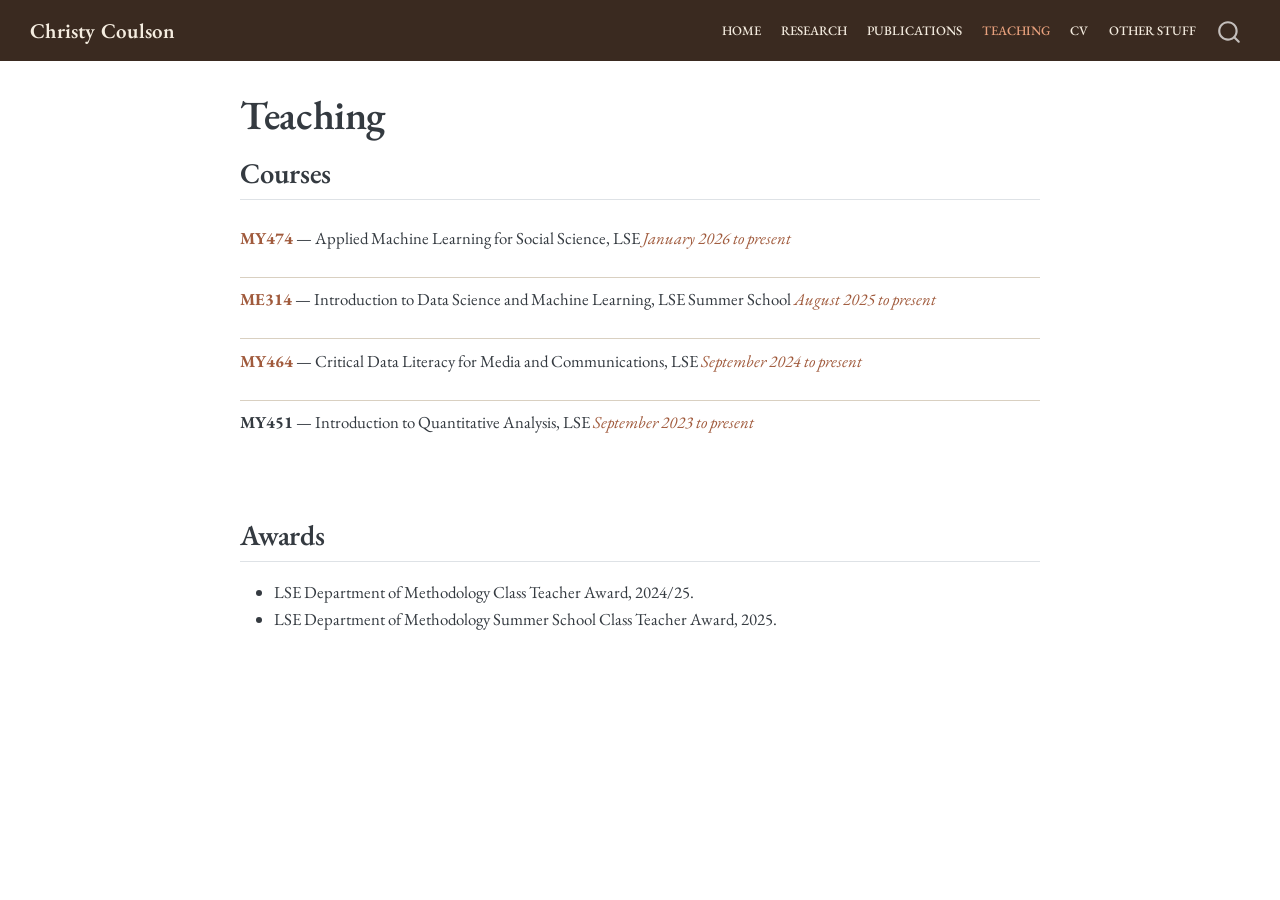
<file: teaching.html>
<!DOCTYPE html>
<html xmlns="http://www.w3.org/1999/xhtml" lang="en" xml:lang="en"><head>

<meta charset="utf-8">
<meta name="generator" content="quarto-1.11.9">

<meta name="viewport" content="width=device-width, initial-scale=1.0, user-scalable=yes">


<title>Teaching – Christy Coulson</title>
<style>
/* Default styles provided by pandoc.
** See https://pandoc.org/MANUAL.html#variables-for-html for config info.
*/
span.smallcaps{font-variant: small-caps;}
div.columns{display: flex; gap: 1.5em;}
div.column{flex: auto;}
@media screen {
div.columns{gap: min(4vw, 1.5em);}
div.column{overflow-x: auto;}
}
div.hanging-indent{margin-left: 1.5em; text-indent: -1.5em;}
ul.task-list{list-style: none;}
ul.task-list li input[type="checkbox"] {
  width: 0.8em;
  margin: 0 0.8em 0.2em -1em; /* quarto-specific, see https://github.com/quarto-dev/quarto-cli/issues/4556 */ 
  vertical-align: middle;
}
</style>


<script src="site_libs/quarto-nav/quarto-nav.js"></script>
<script src="site_libs/quarto-nav/headroom.min.js"></script>
<script src="site_libs/clipboard/clipboard.min.js"></script>
<script src="site_libs/quarto-search/autocomplete.umd.js"></script>
<script src="site_libs/quarto-search/fuse.min.js"></script>
<script src="site_libs/quarto-search/quarto-search.js"></script>
<meta name="quarto:offset" content="./">
<link href="./favicon.ico" rel="icon">
<script src="site_libs/quarto-html/quarto.js" type="module"></script>
<script src="site_libs/quarto-html/tabsets/tabsets.js" type="module"></script>
<script src="site_libs/quarto-html/scrollable-regions/scrollable-regions.js" type="module"></script>
<script src="site_libs/quarto-html/popper.min.js"></script>
<script src="site_libs/quarto-html/tippy.umd.min.js"></script>
<script src="site_libs/quarto-html/anchor.min.js"></script>
<link href="site_libs/quarto-html/tippy.css" rel="stylesheet">
<link href="site_libs/quarto-html/quarto-syntax-highlighting-63b5708e65d6cd79cd7618c58d0c21e7.css" rel="stylesheet" id="quarto-text-highlighting-styles">
<script src="site_libs/bootstrap/bootstrap.min.js"></script>
<link href="site_libs/bootstrap/bootstrap-icons.css" rel="stylesheet">
<link href="site_libs/bootstrap/bootstrap-18eb480a4c0662e202db643b057d1330.min.css" rel="stylesheet" append-hash="true" id="quarto-bootstrap" data-mode="light">
<script id="quarto-search-options" type="application/json">{
  "location": "navbar",
  "copy-button": false,
  "collapse-after": 3,
  "panel-placement": "end",
  "type": "overlay",
  "limit": 50,
  "keyboard-shortcut": [
    "f",
    "/",
    "s"
  ],
  "show-item-context": false,
  "language": {
    "search-no-results-text": "No results",
    "search-matching-documents-text": "matching documents",
    "search-copy-link-title": "Copy link to search",
    "search-hide-matches-text": "Hide additional matches",
    "search-more-match-text": "more match in this document",
    "search-more-matches-text": "more matches in this document",
    "search-clear-button-title": "Clear",
    "search-text-placeholder": "",
    "search-detached-cancel-button-title": "Cancel",
    "search-submit-button-title": "Submit",
    "search-label": "Search"
  }
}</script>


<link rel="stylesheet" href="styles.css">
<meta property="og:title" content="Teaching – Christy Coulson">
<meta property="og:image" content="https://christycoulson.github.io/simbelmyne.jpg">
<meta property="og:site_name" content="Christy Coulson">
<meta property="og:image:height" content="796">
<meta property="og:image:width" content="1910">
<meta name="twitter:title" content="Teaching – Christy Coulson">
<meta name="twitter:image" content="https://christycoulson.github.io/simbelmyne.jpg">
<meta name="twitter:card" content="summary_large_image">
</head>

<body class="nav-fixed fullcontent quarto-light"><a id="quarto-skip-link" class="visually-hidden-focusable" href="#quarto-document-content">Skip to main content</a>

<div id="quarto-search-results"></div>
  <header id="quarto-header" class="headroom fixed-top">
    <nav class="navbar navbar-expand-lg " data-bs-theme="dark" aria-label="Site">
      <div class="navbar-container container-fluid">
      <div class="navbar-brand-container mx-auto">
    <a class="navbar-brand" href="./index.html">
    <span class="navbar-title">Christy Coulson</span>
    </a>
  </div>
          <button class="navbar-toggler" type="button" data-bs-toggle="collapse" data-bs-target="#navbarCollapse" aria-controls="navbarCollapse" aria-expanded="false" aria-label="Toggle navigation" onclick="if (window.quartoToggleHeadroom) { window.quartoToggleHeadroom(); }">
  <span class="navbar-toggler-icon"></span>
</button>
          <div class="collapse navbar-collapse" id="navbarCollapse">
            <ul class="navbar-nav navbar-nav-scroll ms-auto">
  <li class="nav-item">
    <a class="nav-link" href="./index.html"> 
<span class="menu-text">Home</span></a>
  </li>  
  <li class="nav-item">
    <a class="nav-link" href="./research.html"> 
<span class="menu-text">Research</span></a>
  </li>  
  <li class="nav-item">
    <a class="nav-link" href="./publications.html"> 
<span class="menu-text">Publications</span></a>
  </li>  
  <li class="nav-item">
    <a class="nav-link active" href="./teaching.html" aria-current="page"> 
<span class="menu-text">Teaching</span></a>
  </li>  
  <li class="nav-item">
    <a class="nav-link" href="./cv.html"> 
<span class="menu-text">CV</span></a>
  </li>  
  <li class="nav-item">
    <a class="nav-link" href="./other.html"> 
<span class="menu-text">Other stuff</span></a>
  </li>  
</ul>
          </div> <!-- /navcollapse -->
            <div class="quarto-navbar-tools">
</div>
            <div id="quarto-search" class="" title="Search"></div>
      </div> <!-- /container-fluid -->
    </nav>
</header>
<!-- content -->
<div id="quarto-content" class="quarto-container page-columns page-rows-contents page-layout-article page-navbar">
<!-- sidebar -->
<!-- margin-sidebar -->
    
<!-- main -->
<main class="content" id="quarto-document-content" tabindex="-1">

<header id="title-block-header" class="quarto-title-block default">
<div class="quarto-title">
<h1 class="title">Teaching</h1>
</div>



<div class="quarto-title-meta">

    
  
    
  </div>
  


</header>


<section id="courses" class="level2">
<h2 class="anchored" data-anchor-id="courses">Courses</h2>
<div class="teaching-item">
<p><a href="https://www.lse.ac.uk/resources/calendar2026-2027/courseGuides/MY/2026_MY474.htm"><strong>MY474</strong></a> — Applied Machine Learning for Social Science, LSE <span class="teaching-date"><em>January 2026 to present</em></span></p>
</div>
<div class="teaching-item">
<p><a href="https://www.lse.ac.uk/study-at-lse/summer-schools/summer-school/courses/research-methods/me314"><strong>ME314</strong></a> — Introduction to Data Science and Machine Learning, LSE Summer School <span class="teaching-date"><em>August 2025 to present</em></span></p>
</div>
<div class="teaching-item">
<p><a href="https://www.lse.ac.uk/resources/calendar2026-2027/courseGuides/MY/2026_MY464.htm"><strong>MY464</strong></a> — Critical Data Literacy for Media and Communications, LSE <span class="teaching-date"><em>September 2024 to present</em></span></p>
</div>
<div class="teaching-item">
<p><strong>MY451</strong> — Introduction to Quantitative Analysis, LSE <span class="teaching-date"><em>September 2023 to present</em></span></p>
</div>
</section>
<section id="awards" class="level2">
<h2 class="anchored" data-anchor-id="awards">Awards</h2>
<ul>
<li>LSE Department of Methodology Class Teacher Award, 2024/25.</li>
<li>LSE Department of Methodology Summer School Class Teacher Award, 2025.</li>
</ul>


</section>

</main> <!-- /main -->
<script id="quarto-html-after-body" type="application/javascript">
  window.document.addEventListener("DOMContentLoaded", function (event) {
    const icon = "";
    const anchorJS = new window.AnchorJS();
    anchorJS.options = {
      placement: 'right',
      icon: icon
    };
    anchorJS.add('.anchored');
    const isCodeAnnotation = (el) => {
      for (const clz of el.classList) {
        if (clz.startsWith('code-annotation-')) {                     
          return true;
        }
      }
      return false;
    }
    const onCopySuccess = function(e) {
      // button target
      const button = e.trigger;
      // don't keep focus
      button.blur();
      // flash "checked"
      button.classList.add('code-copy-button-checked');
      var currentTitle = button.getAttribute("title");
      button.setAttribute("title", "Copied!");
      let tooltip;
      if (window.bootstrap) {
        button.setAttribute("data-bs-toggle", "tooltip");
        button.setAttribute("data-bs-placement", "left");
        button.setAttribute("data-bs-title", "Copied!");
        tooltip = new bootstrap.Tooltip(button, 
          { trigger: "manual", 
            customClass: "code-copy-button-tooltip",
            offset: [0, -8]});
        tooltip.show();    
      }
      setTimeout(function() {
        if (tooltip) {
          tooltip.hide();
          button.removeAttribute("data-bs-title");
          button.removeAttribute("data-bs-toggle");
          button.removeAttribute("data-bs-placement");
        }
        button.setAttribute("title", currentTitle);
        button.classList.remove('code-copy-button-checked');
      }, 1000);
      // clear code selection
      e.clearSelection();
    }
    const getTextToCopy = function(trigger) {
      const outerScaffold = trigger.parentElement.cloneNode(true);
      const codeEl = outerScaffold.querySelector('code');
      for (const childEl of codeEl.children) {
        if (isCodeAnnotation(childEl)) {
          childEl.remove();
        }
      }
      return codeEl.innerText;
    }
    const clipboard = new window.ClipboardJS('.code-copy-button:not([data-in-quarto-modal])', {
      text: getTextToCopy
    });
    clipboard.on('success', onCopySuccess);
    if (window.document.getElementById('quarto-embedded-source-code-modal')) {
      const clipboardModal = new window.ClipboardJS('.code-copy-button[data-in-quarto-modal]', {
        text: getTextToCopy,
        container: window.document.getElementById('quarto-embedded-source-code-modal')
      });
      clipboardModal.on('success', onCopySuccess);
    }
      var localhostRegex = new RegExp(/^(?:http|https):\/\/localhost\:?[0-9]*\//);
      var mailtoRegex = new RegExp(/^mailto:/);
        var filterRegex = new RegExp("https:\/\/christycoulson\.github\.io");
      var isInternal = (href) => {
          return filterRegex.test(href) || localhostRegex.test(href) || mailtoRegex.test(href);
      }
      // Inspect non-navigation links and adorn them if external
      window.quartoDecorateExternalLinks = function (root) {
     var links = (root || window.document).querySelectorAll('a[href]:not(.nav-link):not(.navbar-brand):not(.toc-action):not(.sidebar-link):not(.sidebar-item-toggle):not(.pagination-link):not(.no-external):not([aria-hidden]):not(.dropdown-item):not(.quarto-navigation-tool):not(.about-link)');
      for (var i=0; i<links.length; i++) {
        const link = links[i];
        if (!isInternal(link.href)) {
          // undo the damage that might have been done by quarto-nav.js in the case of
          // links that we want to consider external
          if (link.dataset.originalHref !== undefined) {
            link.href = link.dataset.originalHref;
          }
          if (!link.classList.contains('no-external-icon')) {
          }
        }
      }
      };
      window.quartoDecorateExternalLinks(window.document);
    // Esc closes the popup (WCAG 1.4.13) and focus leaving both trigger and
    // popup closes it (WCAG 2.4.11); tippy handles neither for interactive popups.
    const hideOnEscAndFocusOut = {
      name: 'hideOnEscAndFocusOut',
      defaultValue: true,
      fn(instance) {
        const dismiss = () => {
          // A show scheduled by the trigger delay would otherwise reopen it
          instance.clearDelayTimeouts();
          instance.hide();
        };
        const onKeyDown = (event) => {
          if (event.key !== 'Escape') {
            return;
          }
          // Keep Esc from also reaching page handlers (e.g. reveal.js overview),
          // except an open reveal.js slide menu, which Esc should close too.
          // The menu handles keys only when its keyboard option is on.
          const menuHandlesEsc = window.Reveal?.getPlugin?.('menu')?.isOpen() &&
            window.Reveal.getConfig().menu?.keyboard !== false;
          if (!menuHandlesEsc) {
            event.stopPropagation();
          }
          if (instance.popper.contains(window.document.activeElement)) {
            // Disabled while refocusing so the focus trigger does not reopen it
            instance.disable();
            instance.reference.focus();
            instance.enable();
          }
          dismiss();
        };
        const onFocusOut = (event) => {
          const target = event.relatedTarget;
          if (target && !instance.reference.contains(target) &&
              !instance.popper.contains(target)) {
            dismiss();
          }
        };
        // On the trigger too: a click trigger (code-annotations: select) has no
        // blur handling. Attached for the instance's lifetime so leaving the
        // trigger also cancels a show still pending on the trigger delay.
        instance.reference.addEventListener('focusout', onFocusOut);
        return {
          onShow() {
            window.document.addEventListener('keydown', onKeyDown, true);
            instance.popper.addEventListener('focusout', onFocusOut);
          },
          onHide() {
            window.document.removeEventListener('keydown', onKeyDown, true);
            instance.popper.removeEventListener('focusout', onFocusOut);
          },
          onDestroy() {
            instance.reference.removeEventListener('focusout', onFocusOut);
          },
        };
      },
    };
    function tippyHover(el, contentFn, onTriggerFn, onUntriggerFn) {
      const config = {
        allowHTML: true,
        maxWidth: 500,
        delay: 100,
        arrow: false,
        appendTo: function(el) {
            return el.parentElement;
        },
        interactive: true,
        interactiveBorder: 10,
        theme: 'quarto',
        placement: 'bottom-start',
        plugins: [hideOnEscAndFocusOut],
      };
      if (contentFn) {
        config.content = contentFn;
      }
      if (onTriggerFn) {
        config.onTrigger = onTriggerFn;
      }
      if (onUntriggerFn) {
        config.onUntrigger = onUntriggerFn;
      }
      window.tippy(el, config); 
    }
    const noterefs = window.document.querySelectorAll('a[role="doc-noteref"]');
    for (var i=0; i<noterefs.length; i++) {
      const ref = noterefs[i];
      tippyHover(ref, function() {
        // use id or data attribute instead here
        let href = ref.getAttribute('data-footnote-href') || ref.getAttribute('href');
        try { href = new URL(href).hash; } catch {}
        const id = href.replace(/^#\/?/, "");
        const note = window.document.getElementById(id);
        if (note) {
          return note.innerHTML;
        } else {
          return "";
        }
      });
    }
    const xrefs = window.document.querySelectorAll('a.quarto-xref');
    const processXRef = (id, note) => {
      // Strip column container classes
      const stripColumnClz = (el) => {
        el.classList.remove("page-full", "page-columns");
        if (el.children) {
          for (const child of el.children) {
            stripColumnClz(child);
          }
        }
      }
      stripColumnClz(note)
      if (id === null || id.startsWith('sec-')) {
        // Special case sections, only their first couple elements
        const container = document.createElement("div");
        if (note.children && note.children.length > 2) {
          container.appendChild(note.children[0].cloneNode(true));
          for (let i = 1; i < note.children.length; i++) {
            const child = note.children[i];
            if (child.tagName === "P" && child.innerText === "") {
              continue;
            } else {
              container.appendChild(child.cloneNode(true));
              break;
            }
          }
          if (window.Quarto?.typesetMath) {
            window.Quarto.typesetMath(container);
          }
          return container.innerHTML
        } else {
          if (window.Quarto?.typesetMath) {
            window.Quarto.typesetMath(note);
          }
          return note.innerHTML;
        }
      } else {
        // Remove any anchor links if they are present
        const anchorLink = note.querySelector('a.anchorjs-link');
        if (anchorLink) {
          anchorLink.remove();
        }
        if (window.Quarto?.typesetMath) {
          window.Quarto.typesetMath(note);
        }
        if (note.classList.contains("callout")) {
          return note.outerHTML;
        } else {
          return note.innerHTML;
        }
      }
    }
    for (var i=0; i<xrefs.length; i++) {
      const xref = xrefs[i];
      tippyHover(xref, undefined, function(instance) {
        instance.disable();
        let url = xref.getAttribute('href');
        let hash = undefined; 
        if (url.startsWith('#')) {
          hash = url;
        } else {
          try { hash = new URL(url).hash; } catch {}
        }
        if (hash) {
          const id = hash.replace(/^#\/?/, "");
          const note = window.document.getElementById(id);
          if (note !== null) {
            try {
              const html = processXRef(id, note.cloneNode(true));
              instance.setContent(html);
            } finally {
              instance.enable();
              instance.show();
            }
          } else {
            // See if we can fetch this
            fetch(url.split('#')[0])
            .then(res => res.text())
            .then(html => {
              const parser = new DOMParser();
              const htmlDoc = parser.parseFromString(html, "text/html");
              const note = htmlDoc.getElementById(id);
              if (note !== null) {
                const html = processXRef(id, note);
                instance.setContent(html);
              } 
            }).finally(() => {
              instance.enable();
              instance.show();
            });
          }
        } else {
          // See if we can fetch a full url (with no hash to target)
          // This is a special case and we should probably do some content thinning / targeting
          fetch(url)
          .then(res => res.text())
          .then(html => {
            const parser = new DOMParser();
            const htmlDoc = parser.parseFromString(html, "text/html");
            const note = htmlDoc.querySelector('main.content');
            if (note !== null) {
              // This should only happen for chapter cross references
              // (since there is no id in the URL)
              // remove the first header
              if (note.children.length > 0 && note.children[0].tagName === "HEADER") {
                note.children[0].remove();
              }
              const html = processXRef(null, note);
              instance.setContent(html);
            } 
          }).finally(() => {
            instance.enable();
            instance.show();
          });
        }
      }, function(instance) {
      });
    }
        let selectedAnnoteEl;
        const selectorForAnnotation = ( cell, annotation) => {
          let cellAttr = 'data-code-cell="' + cell + '"';
          let lineAttr = 'data-code-annotation="' +  annotation + '"';
          const selector = 'span[' + cellAttr + '][' + lineAttr + ']';
          return selector;
        }
        const selectCodeLines = (annoteEl) => {
          const doc = window.document;
          const targetCell = annoteEl.getAttribute("data-target-cell");
          const targetAnnotation = annoteEl.getAttribute("data-target-annotation");
          const annoteSpan = window.document.querySelector(selectorForAnnotation(targetCell, targetAnnotation));
          const lines = annoteSpan.getAttribute("data-code-lines").split(",");
          const lineIds = lines.map((line) => {
            return targetCell + "-" + line;
          })
          // Each band is positioned against its own containing block, which is
          // not the offsetParent of the lines, so place it from client rects.
          const placeBand = (band, firstEl, lastEl, codeBlock) => {
            const container = band.offsetParent;
            if (container === null) {
              return;
            }
            const containerRect = container.getBoundingClientRect();
            // Reveal.js scales slides with a transform, so convert client
            // pixels back to the CSS pixels of the container.
            const scale = containerRect.height / container.offsetHeight || 1;
            const firstRect = firstEl.getBoundingClientRect();
            const lastRect = lastEl.getBoundingClientRect();
            const top = (firstRect.top - containerRect.top) / scale - container.clientTop + container.scrollTop;
            const height = (lastRect.bottom - firstRect.top) / scale;
            band.style.top = top - 2 + "px";
            band.style.height = height + 4 + "px";
            if (codeBlock) {
              // Without the copy button wrapper, the containing block is wider
              // than the code block, so span the code block explicitly.
              const blockRect = codeBlock.getBoundingClientRect();
              band.style.left = (blockRect.left - containerRect.left) / scale - container.clientLeft + container.scrollLeft + "px";
              band.style.width = blockRect.width / scale + "px";
            }
          };
          if (lineIds.length > 0) {
            const el = window.document.getElementById(lineIds[0]);
            const lastEl = window.document.getElementById(lineIds[lineIds.length - 1]);
            const parent = el.parentElement.parentElement;
            // cook up a div (if necessary) and position it
            let div = window.document.getElementById("code-annotation-line-highlight");
            if (div === null) {
              div = window.document.createElement("div");
              div.setAttribute("id", "code-annotation-line-highlight");
              div.style.position = 'absolute';
              parent.appendChild(div);
            }
            placeBand(div, el, lastEl, parent.closest("div.sourceCode") || parent);
            let gutterDiv = window.document.getElementById("code-annotation-line-highlight-gutter");
            if (gutterDiv === null) {
              gutterDiv = window.document.createElement("div");
              gutterDiv.setAttribute("id", "code-annotation-line-highlight-gutter");
              gutterDiv.style.position = 'absolute';
              const codeCell = window.document.getElementById(targetCell);
              const gutter = codeCell.querySelector('.code-annotation-gutter');
              gutter.appendChild(gutterDiv);
            }
            placeBand(gutterDiv, el, lastEl);
            selectedAnnoteEl = annoteEl;
          }
        };
        const unselectCodeLines = () => {
          const elementsIds = ["code-annotation-line-highlight", "code-annotation-line-highlight-gutter"];
          elementsIds.forEach((elId) => {
            const div = window.document.getElementById(elId);
            if (div) {
              div.remove();
            }
          });
          selectedAnnoteEl = undefined;
        };
          // Handle positioning of the toggle
      window.addEventListener(
        "resize",
        throttle(() => {
          elRect = undefined;
          if (selectedAnnoteEl) {
            selectCodeLines(selectedAnnoteEl);
          }
        }, 10)
      );
      function throttle(fn, ms) {
      let throttle = false;
      let timer;
        return (...args) => {
          if(!throttle) { // first call gets through
              fn.apply(this, args);
              throttle = true;
          } else { // all the others get throttled
              if(timer) clearTimeout(timer); // cancel #2
              timer = setTimeout(() => {
                fn.apply(this, args);
                timer = throttle = false;
              }, ms);
          }
        };
      }
        // Attach click handler to the DT
        const annoteDls = window.document.querySelectorAll('dt[data-target-cell]');
        for (const annoteDlNode of annoteDls) {
          annoteDlNode.addEventListener('click', (event) => {
            const clickedEl = event.target;
            if (clickedEl !== selectedAnnoteEl) {
              unselectCodeLines();
              const activeEl = window.document.querySelector('dt[data-target-cell].code-annotation-active');
              if (activeEl) {
                activeEl.classList.remove('code-annotation-active');
              }
              selectCodeLines(clickedEl);
              clickedEl.classList.add('code-annotation-active');
            } else {
              // Unselect the line
              unselectCodeLines();
              clickedEl.classList.remove('code-annotation-active');
            }
          });
        }
    const findCites = (el) => {
      const parentEl = el.parentElement;
      if (parentEl) {
        const cites = parentEl.dataset.cites;
        if (cites) {
          return {
            el,
            cites: cites.split(' ')
          };
        } else {
          return findCites(el.parentElement)
        }
      } else {
        return undefined;
      }
    };
    var bibliorefs = window.document.querySelectorAll('a[role="doc-biblioref"]');
    for (var i=0; i<bibliorefs.length; i++) {
      const ref = bibliorefs[i];
      const citeInfo = findCites(ref);
      if (citeInfo) {
        tippyHover(citeInfo.el, function() {
          var popup = window.document.createElement('div');
          citeInfo.cites.forEach(function(cite) {
            var citeDiv = window.document.createElement('div');
            citeDiv.classList.add('hanging-indent');
            citeDiv.classList.add('csl-entry');
            var biblioDiv = window.document.getElementById('ref-' + cite);
            if (biblioDiv) {
              citeDiv.innerHTML = biblioDiv.innerHTML;
            }
            popup.appendChild(citeDiv);
          });
          return popup.innerHTML;
        });
      }
    }
  });
  </script>
  <script type="application/javascript">
  window.quartoScrollableRegionsLabels = {"code":"Scrollable code","output":"Scrollable output"};
  </script>
</div> <!-- /content -->




</body></html>
</file>
<file: site_libs/quarto-html/tippy.css>
.tippy-box[data-animation=fade][data-state=hidden]{opacity:0}[data-tippy-root]{max-width:calc(100vw - 10px)}.tippy-box{position:relative;background-color:#333;color:#fff;border-radius:4px;font-size:14px;line-height:1.4;white-space:normal;outline:0;transition-property:transform,visibility,opacity}.tippy-box[data-placement^=top]>.tippy-arrow{bottom:0}.tippy-box[data-placement^=top]>.tippy-arrow:before{bottom:-7px;left:0;border-width:8px 8px 0;border-top-color:initial;transform-origin:center top}.tippy-box[data-placement^=bottom]>.tippy-arrow{top:0}.tippy-box[data-placement^=bottom]>.tippy-arrow:before{top:-7px;left:0;border-width:0 8px 8px;border-bottom-color:initial;transform-origin:center bottom}.tippy-box[data-placement^=left]>.tippy-arrow{right:0}.tippy-box[data-placement^=left]>.tippy-arrow:before{border-width:8px 0 8px 8px;border-left-color:initial;right:-7px;transform-origin:center left}.tippy-box[data-placement^=right]>.tippy-arrow{left:0}.tippy-box[data-placement^=right]>.tippy-arrow:before{left:-7px;border-width:8px 8px 8px 0;border-right-color:initial;transform-origin:center right}.tippy-box[data-inertia][data-state=visible]{transition-timing-function:cubic-bezier(.54,1.5,.38,1.11)}.tippy-arrow{width:16px;height:16px;color:#333}.tippy-arrow:before{content:"";position:absolute;border-color:transparent;border-style:solid}.tippy-content{position:relative;padding:5px 9px;z-index:1}
</file>
<file: site_libs/quarto-html/quarto-syntax-highlighting-63b5708e65d6cd79cd7618c58d0c21e7.css>
/* quarto syntax highlight colors */
:root {
  --quarto-hl-ot-color: #003B4F;
  --quarto-hl-at-color: #657422;
  --quarto-hl-ss-color: #20794D;
  --quarto-hl-an-color: #5E5E5E;
  --quarto-hl-fu-color: #4758AB;
  --quarto-hl-st-color: #20794D;
  --quarto-hl-cf-color: #003B4F;
  --quarto-hl-op-color: #5E5E5E;
  --quarto-hl-er-color: #AD0000;
  --quarto-hl-bn-color: #AD0000;
  --quarto-hl-al-color: #AD0000;
  --quarto-hl-va-color: #111111;
  --quarto-hl-bu-color: inherit;
  --quarto-hl-ex-color: inherit;
  --quarto-hl-pp-color: #AD0000;
  --quarto-hl-in-color: #5E5E5E;
  --quarto-hl-vs-color: #20794D;
  --quarto-hl-wa-color: #5E5E5E;
  --quarto-hl-do-color: #5E5E5E;
  --quarto-hl-im-color: #00769E;
  --quarto-hl-ch-color: #20794D;
  --quarto-hl-dt-color: #AD0000;
  --quarto-hl-fl-color: #AD0000;
  --quarto-hl-co-color: #5E5E5E;
  --quarto-hl-cv-color: #5E5E5E;
  --quarto-hl-cn-color: #8f5902;
  --quarto-hl-sc-color: #5E5E5E;
  --quarto-hl-dv-color: #AD0000;
  --quarto-hl-kw-color: #003B4F;
}

/* other quarto variables */
:root {
  --quarto-font-monospace: SFMono-Regular, Menlo, Monaco, Consolas, "Liberation Mono", "Courier New", monospace;
}

/* syntax highlight based on Pandoc's rules */
pre > code.sourceCode > span {
  color: #003B4F;
}

code.sourceCode > span {
  color: #003B4F;
}

div.sourceCode,
div.sourceCode pre.sourceCode {
  color: #003B4F;
}

/* Normal */
code span {
  color: #003B4F;
}

/* Alert */
code span.al {
  color: #AD0000;
  font-style: inherit;
}

/* Annotation */
code span.an {
  color: #5E5E5E;
  font-style: inherit;
}

/* Attribute */
code span.at {
  color: #657422;
  font-style: inherit;
}

/* BaseN */
code span.bn {
  color: #AD0000;
  font-style: inherit;
}

/* BuiltIn */
code span.bu {
  font-style: inherit;
}

/* ControlFlow */
code span.cf {
  color: #003B4F;
  font-weight: bold;
  font-style: inherit;
}

/* Char */
code span.ch {
  color: #20794D;
  font-style: inherit;
}

/* Constant */
code span.cn {
  color: #8f5902;
  font-style: inherit;
}

/* Comment */
code span.co {
  color: #5E5E5E;
  font-style: inherit;
}

/* CommentVar */
code span.cv {
  color: #5E5E5E;
  font-style: italic;
}

/* Documentation */
code span.do {
  color: #5E5E5E;
  font-style: italic;
}

/* DataType */
code span.dt {
  color: #AD0000;
  font-style: inherit;
}

/* DecVal */
code span.dv {
  color: #AD0000;
  font-style: inherit;
}

/* Error */
code span.er {
  color: #AD0000;
  font-style: inherit;
}

/* Extension */
code span.ex {
  font-style: inherit;
}

/* Float */
code span.fl {
  color: #AD0000;
  font-style: inherit;
}

/* Function */
code span.fu {
  color: #4758AB;
  font-style: inherit;
}

/* Import */
code span.im {
  color: #00769E;
  font-style: inherit;
}

/* Information */
code span.in {
  color: #5E5E5E;
  font-style: inherit;
}

/* Keyword */
code span.kw {
  color: #003B4F;
  font-weight: bold;
  font-style: inherit;
}

/* Operator */
code span.op {
  color: #5E5E5E;
  font-style: inherit;
}

/* Other */
code span.ot {
  color: #003B4F;
  font-style: inherit;
}

/* Preprocessor */
code span.pp {
  color: #AD0000;
  font-style: inherit;
}

/* SpecialChar */
code span.sc {
  color: #5E5E5E;
  font-style: inherit;
}

/* SpecialString */
code span.ss {
  color: #20794D;
  font-style: inherit;
}

/* String */
code span.st {
  color: #20794D;
  font-style: inherit;
}

/* Variable */
code span.va {
  color: #111111;
  font-style: inherit;
}

/* VerbatimString */
code span.vs {
  color: #20794D;
  font-style: inherit;
}

/* Warning */
code span.wa {
  color: #5E5E5E;
  font-style: italic;
}

.prevent-inlining {
  content: "</";
}

/*# sourceMappingURL=054cc16b9e9817627be6994582d2ffb5.css.map */
</file>
<file: styles.css>
/* Fonts */
@import url('https://fonts.googleapis.com/css2?family=EB+Garamond:ital,wght@0,400;0,500;0,600;0,700;1,400&family=IBM+Plex+Mono:wght@400;500&display=swap');

/* Accent colour: terracotta */
:root {
  --accent: #a05a3c;
  --accent-hover: #7a4229;
}

/* Links */
a {
  color: var(--accent);
  text-decoration: none;
}

a:hover {
  color: var(--accent-hover);
  text-decoration: underline;
}

/* Navbar tweaks */
.navbar {
  font-family: "EB Garamond", serif;
  font-size: 1.05rem;
}

.navbar-brand,
.navbar-title {
  font-weight: 600;
  letter-spacing: 0.01em;
}

.nav-link.active {
  color: var(--accent) !important;
}

/* Headings */
h1, h2, h3, h4, h5, h6 {
  font-family: "EB Garamond", serif;
  font-weight: 600;
  letter-spacing: -0.01em;
}

h1 { font-size: 2.4rem; }
h2 { font-size: 1.7rem; margin-top: 2em; }
h3 { font-size: 1.35rem; }

/* Body: tighten paragraph rhythm */
p {
  margin-bottom: 1em;
}

/* About page (home) tweaks */
.about-entity .about-links a {
  color: var(--accent);
}

.about-entity .about-links a:hover {
  color: var(--accent-hover);
}

/* Teaching item styling (kept from before) */
.teaching-item {
  display: flex;
  justify-content: space-between;
  align-items: baseline;
  padding: 0.5em 0;
  border-bottom: 1px solid #d9d0c1;
  gap: 1em;
}

.teaching-item:last-child {
  border-bottom: none;
}

.teaching-date {
  color: #a05a3c;
  white-space: nowrap;
  flex-shrink: 0;
}

@media (max-width: 600px) {
  .teaching-item {
    flex-direction: column;
    align-items: flex-start;
  }
}

/* Navbar recolour: warm dark brown */
.navbar {
  background-color: #3a2a20 !important;
}

.navbar .navbar-brand,
.navbar .navbar-title,
.navbar .nav-link {
  color: #f5ede0 !important;
}

.navbar .nav-link:hover {
  color: #d9a878 !important;
}

.navbar .nav-link.active {
  color: #e8a17d !important;
}

/* Terracotta buttons (used on CV page) */
.btn-primary {
  background-color: #a05a3c !important;
  border-color: #a05a3c !important;
  color: #f5ede0 !important;
}

.btn-primary:hover,
.btn-primary:focus,
.btn-primary:active {
  background-color: #7a4229 !important;
  border-color: #7a4229 !important;
  color: #f5ede0 !important;
}
</file>
